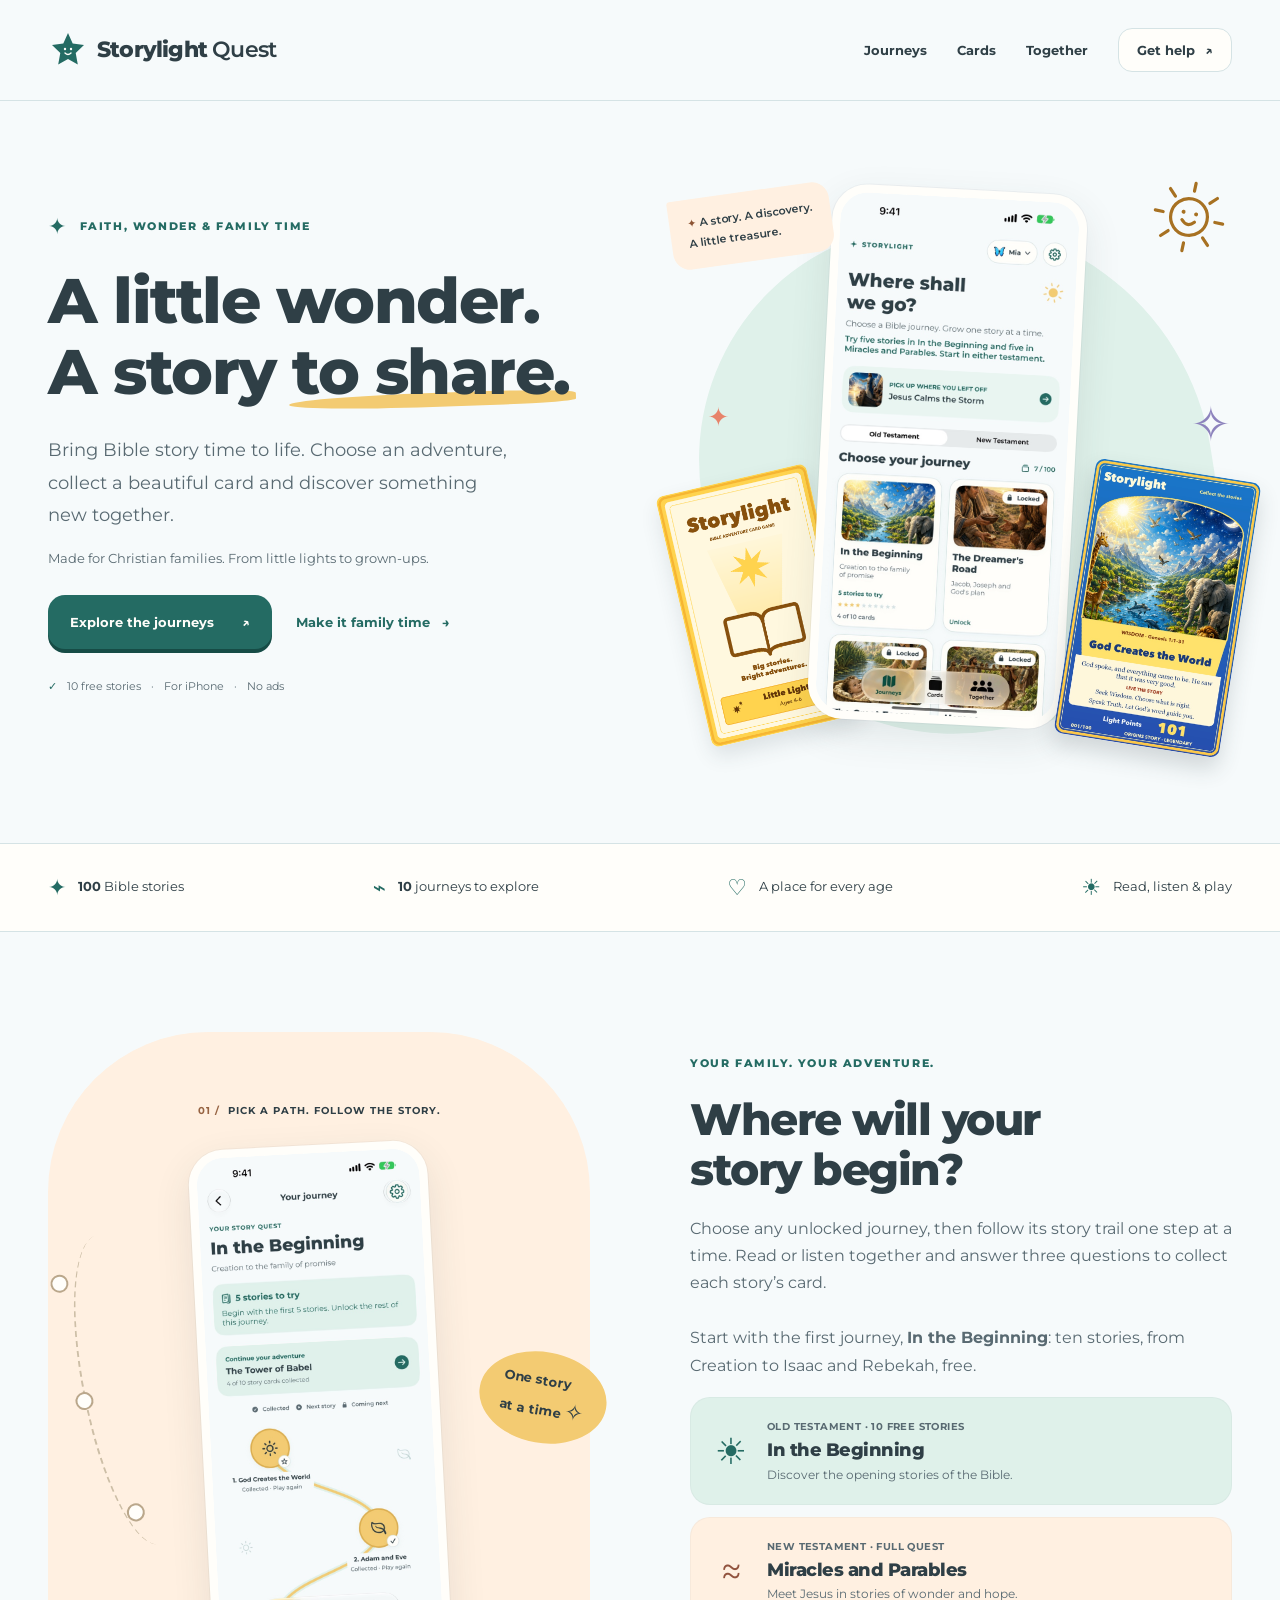
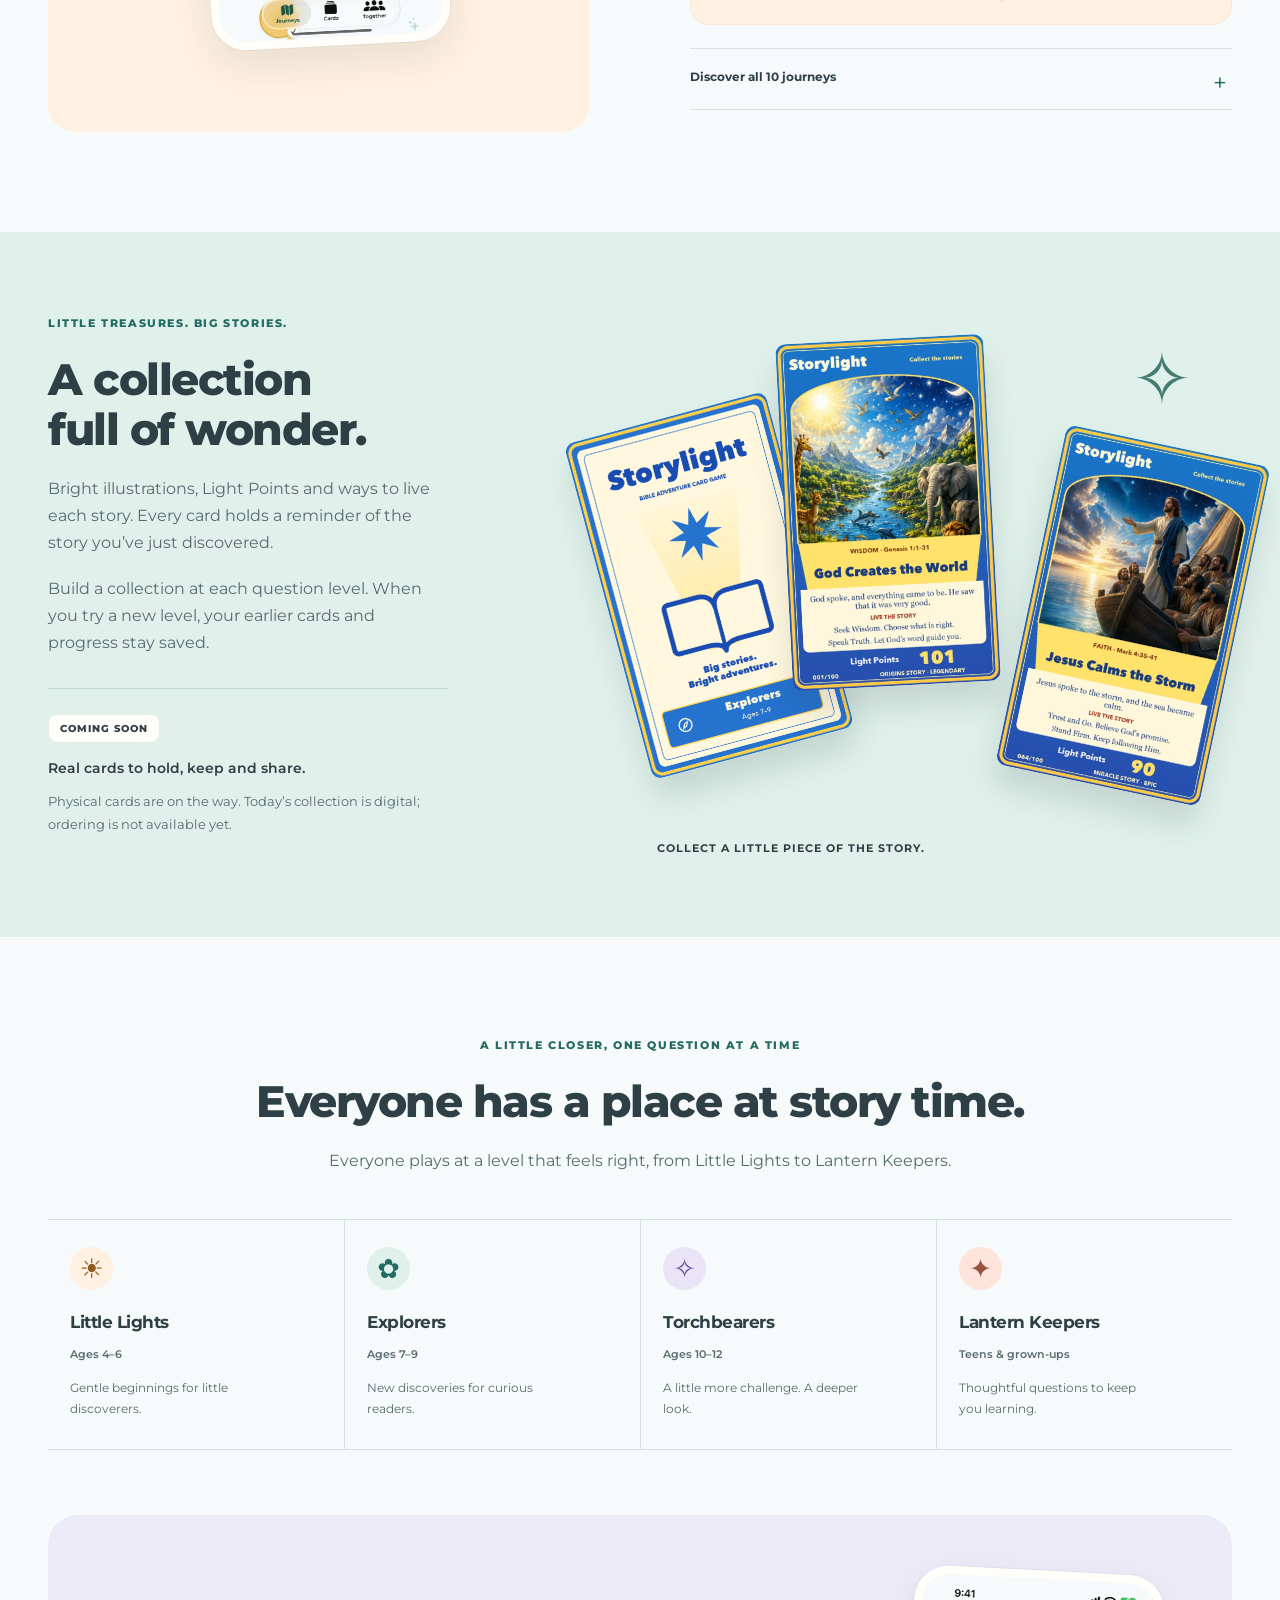
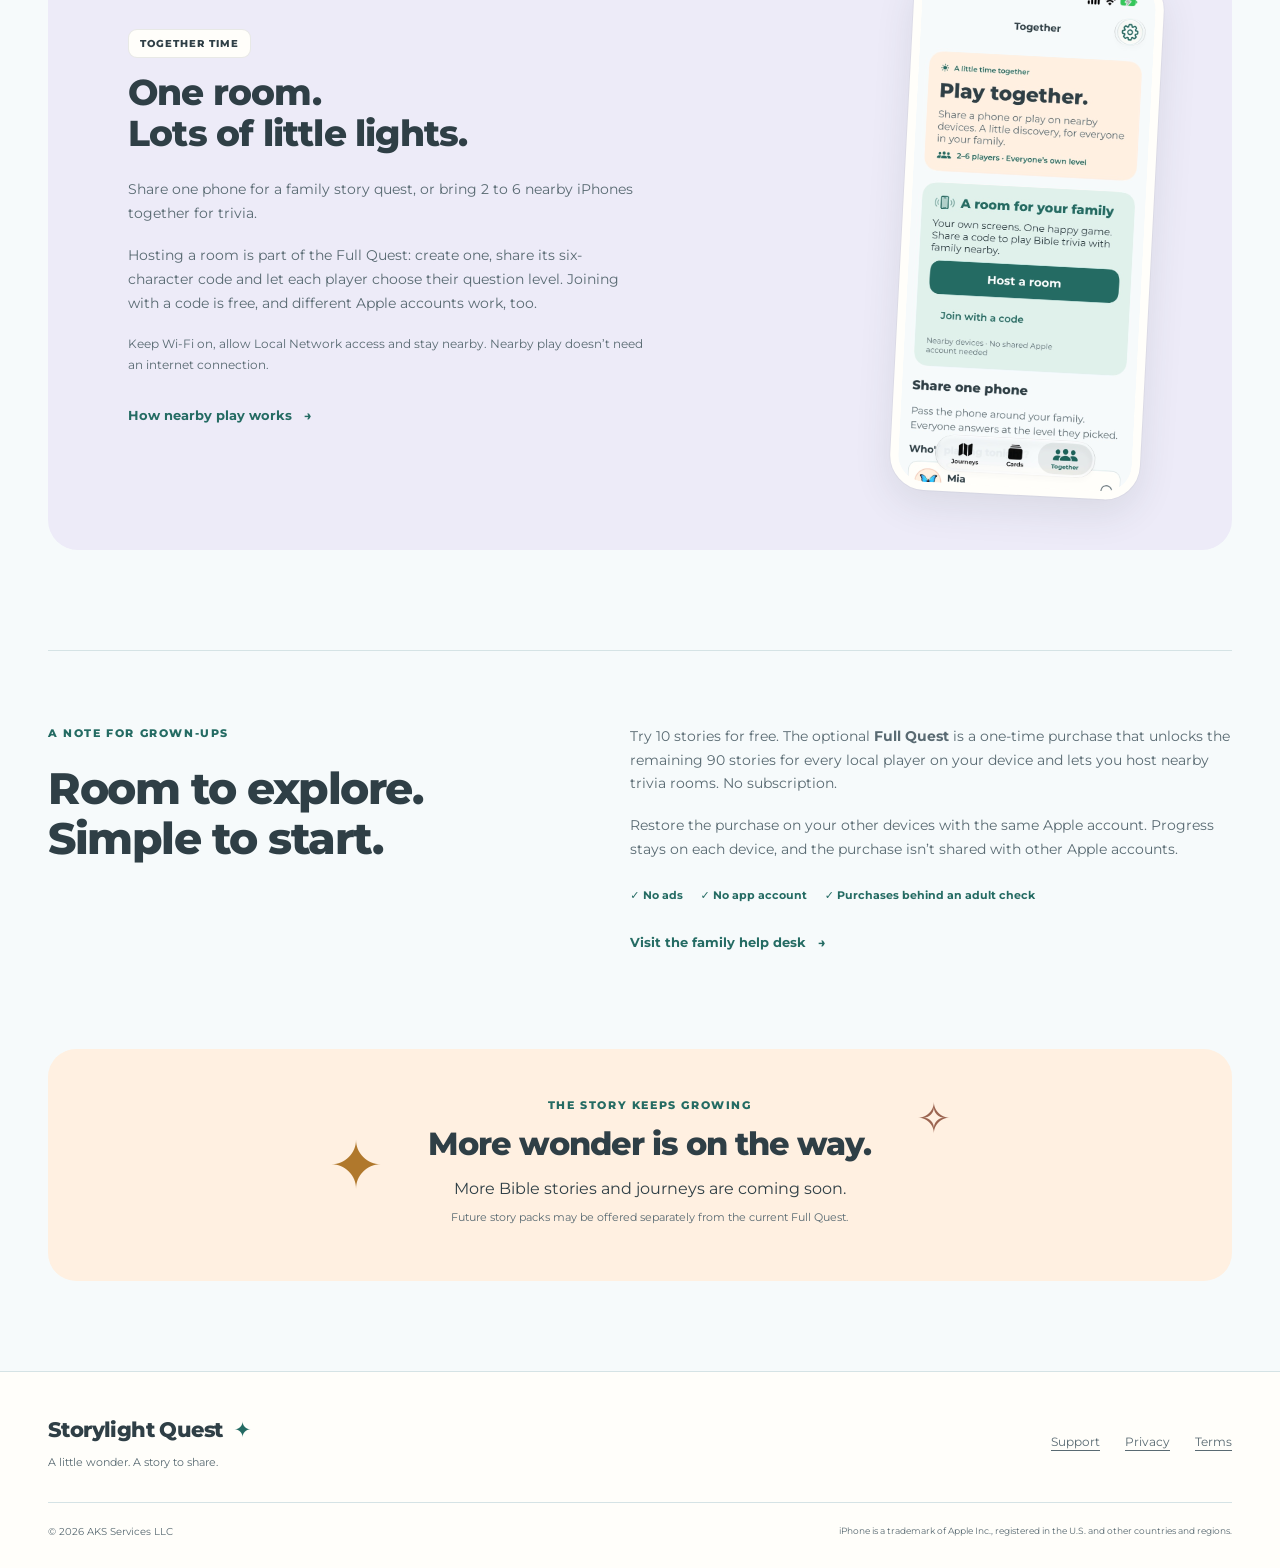
<file: index.html>
<!doctype html>
<html lang="en">
  <head>
    <meta charset="utf-8" />
    <meta name="viewport" content="width=device-width, initial-scale=1" />
    <title>Storylight Quest · Bible stories for the whole family</title>
    <meta
      name="description"
      content="A little wonder. A story to share. Explore Bible journeys, collect illustrated story cards and play nearby family trivia on iPhone. Start with 10 free stories."
    />
    <meta name="theme-color" content="#F6FAFB" />
    <meta property="og:title" content="Storylight Quest · A story to share" />
    <meta
      property="og:description"
      content="Bible stories, collectible cards and family time. The first journey is free: ten stories from Creation to Isaac and Rebekah, on iPhone."
    />
    <meta property="og:type" content="website" />
    <meta property="og:url" content="https://storylightquest.com/" />
    <meta
      property="og:image"
      content="https://storylightquest.com/assets/images/app-icon.png"
    />
    <link rel="canonical" href="https://storylightquest.com/" />
    <link rel="icon" href="assets/images/app-icon.png" type="image/png" />
    <link
      rel="preload"
      href="assets/fonts/Montserrat-ExtraBold.ttf"
      as="font"
      type="font/ttf"
      crossorigin
    />
    <link rel="stylesheet" href="styles.css" />
  </head>
  <body class="home">
    <a class="skip-link" href="#main">Skip to content</a>
    <header class="site">
      <div class="wrap">
        <a class="brand" href="./" aria-label="Storylight Quest home"
          ><svg viewBox="0 0 40 40" aria-hidden="true">
            <path
              fill="currentColor"
              d="m20 3 4.7 10.5L36 15l-8.3 8 2.1 11.4L20 29l-9.8 5.4L12.3 23 4 15l11.3-1.5z"
            />
            <circle cx="17" cy="19" r="1.2" fill="#FFFEFA" />
            <circle cx="23" cy="19" r="1.2" fill="#FFFEFA" />
            <path
              d="M17 23q3 3 6 0"
              fill="none"
              stroke="#FFFEFA"
              stroke-width="1.4"
              stroke-linecap="round"
            /></svg
          ><span>Storylight <span class="brand-quest">Quest</span></span></a
        >
        <nav class="site" aria-label="Site">
          <a href="#journeys">Journeys</a><a href="#cards">Cards</a
          ><a href="#together">Together</a
          ><a class="nav-help" href="support.html"
            >Get help <span aria-hidden="true">↗</span></a
          >
        </nav>
      </div>
    </header>
    <main id="main">
      <section class="hero wrap" aria-labelledby="hero-title">
        <div class="hero-copy">
          <p class="eyebrow">
            <span class="little-star" aria-hidden="true">✦</span> Faith, wonder
            &amp; family time
          </p>
          <h1 id="hero-title">
            A little wonder.<br />A story
            <span class="underline">to share.</span>
          </h1>
          <p class="lede">
            Bring Bible story time to life. Choose an adventure, collect a
            beautiful card and discover something new together.
          </p>
          <p class="hero-for">
            Made for Christian families. From little lights to grown-ups.
          </p>
          <div class="links">
            <a class="button primary" href="#journeys"
              >Explore the journeys <span aria-hidden="true">↗</span></a
            ><a class="text-link" href="#together"
              >Make it family time <span aria-hidden="true">→</span></a
            >
          </div>
          <p class="hero-note">
            <span class="check" aria-hidden="true">✓</span> 10 free stories
            <span aria-hidden="true">·</span> For iPhone
            <span aria-hidden="true">·</span> No ads
          </p>
        </div>
        <div class="hero-scene">
          <div class="scene-orbit" aria-hidden="true"></div>
          <svg class="sun-doodle" viewBox="0 0 100 100" aria-hidden="true">
            <g
              fill="none"
              stroke="currentColor"
              stroke-width="4"
              stroke-linecap="round"
            >
              <circle cx="50" cy="50" r="23" />
              <path
                d="M50 7v10m0 66v10M7 50h10m66 0h10M20 20l8 8m44 44 8 8M20 80l8-8m44-44 8-8"
              />
              <path d="M42 55q8 9 16 0" />
            </g>
            <circle cx="42" cy="45" r="2.5" fill="currentColor" />
            <circle cx="58" cy="45" r="2.5" fill="currentColor" />
          </svg>
          <span class="scene-star star-one" aria-hidden="true">✧</span
          ><span class="scene-star star-two" aria-hidden="true">✦</span>
          <div class="hero-phone phone-frame">
            <img
              src="assets/images/journeys-phone.jpg"
              width="660"
              height="1434"
              alt="Storylight Journeys screen with a mint story trail and a choice of Old Testament journeys"
              fetchpriority="high"
            />
          </div>
          <img
            class="hero-card-back"
            src="assets/images/card-back-little-lights.png"
            width="600"
            height="1000"
            alt=""
            aria-hidden="true"
          />
          <img
            class="hero-card"
            src="assets/images/creation-card-radiant.jpg"
            width="600"
            height="1000"
            alt="God Creates the World collectible card with its illustrated creation scene and 101 Light Points"
          />
          <p class="scene-note">
            <span aria-hidden="true">✦</span> A story. A discovery.<br />A
            little treasure.
          </p>
        </div>
      </section>
      <div class="promise-strip">
        <div class="wrap promises">
          <p>
            <span aria-hidden="true">✦</span> <strong>100</strong> Bible stories
          </p>
          <p>
            <span aria-hidden="true">⌁</span> <strong>10</strong> journeys to
            explore
          </p>
          <p><span aria-hidden="true">♡</span> A place for every age</p>
          <p><span aria-hidden="true">☀</span> Read, listen &amp; play</p>
        </div>
      </div>
      <section
        class="section wrap journeys-section"
        id="journeys"
        aria-labelledby="journey-title"
      >
        <div class="journey-preview">
          <div class="preview-label">
            <span aria-hidden="true">01 /</span> Pick a path. Follow the story.
          </div>
          <div class="trail-decor" aria-hidden="true">
            <i></i><i></i><i></i>
          </div>
          <div class="quest-phone phone-frame">
            <img
              src="assets/images/story-quest-phone.jpg"
              width="660"
              height="1434"
              alt="In the Beginning journey in the app, with individual stories laid out along an interactive quest trail"
              loading="lazy"
            />
          </div>
          <span class="preview-sticker"
            >One story<br />at a time <span aria-hidden="true">✧</span></span
          >
        </div>
        <div class="section-copy">
          <p class="eyebrow">Your family. Your adventure.</p>
          <h2 id="journey-title">Where will your<br />story begin?</h2>
          <p>
            Choose any unlocked journey, then follow its story trail one step at
            a time. Read or listen together and answer three questions to
            collect each story’s card.
          </p>
          <p class="sampler-intro">
            Start with the first journey, <strong>In the Beginning</strong>:
            ten stories, from Creation to Isaac and Rebekah, free.
          </p>
          <div class="sampler mint">
            <span class="sampler-symbol" aria-hidden="true">☀</span>
            <div>
              <span class="small-label">Old Testament · 10 free stories</span>
              <h3>In the Beginning</h3>
              <p>Discover the opening stories of the Bible.</p>
            </div>
          </div>
          <div class="sampler peach">
            <span class="sampler-symbol" aria-hidden="true">≈</span>
            <div>
              <span class="small-label">New Testament · Full Quest</span>
              <h3>Miracles and Parables</h3>
              <p>Meet Jesus in stories of wonder and hope.</p>
            </div>
          </div>
          <details class="all-journeys">
            <summary>Discover all 10 journeys</summary>
            <ol class="journey-list">
              <li>In the Beginning</li>
              <li>The Dreamer’s Road</li>
              <li>The Great Escape</li>
              <li>Heroes and Helpers</li>
              <li>Crowns and Courage</li>
              <li>A Savior Is Born</li>
              <li>Miracles and Parables</li>
              <li>The Greatest Victory</li>
              <li>The Church Is Born</li>
              <li>Letters of Light</li>
            </ol>
            <p class="note">
              The first journey is free, all ten stories. The Full Quest is a
              one-time purchase that unlocks the other nine journeys, stories 11
              to 100, for every player on your phone.
            </p>
          </details>
        </div>
      </section>
      <section class="cards-section" id="cards" aria-labelledby="cards-title">
        <div class="wrap cards-layout">
          <div class="section-copy">
            <p class="eyebrow">Little treasures. Big stories.</p>
            <h2 id="cards-title">A collection<br />full of wonder.</h2>
            <p>
              Bright illustrations, Light Points and ways to live each story.
              Every card holds a reminder of the story you’ve just discovered.
            </p>
            <p>
              Build a collection at each question level. When you try a new
              level, your earlier cards and progress stay saved.
            </p>
            <div class="coming-note">
              <span class="tag">Coming soon</span>
              <p>
                Real cards to hold, keep and share.<br /><span class="note"
                  >Physical cards are on the way. Today’s collection is digital;
                  ordering is not available yet.</span
                >
              </p>
            </div>
          </div>
          <div class="card-fan">
            <span class="fan-star" aria-hidden="true">✧</span
            ><img
              class="fan-back"
              src="assets/images/card-back-explorers.png"
              width="600"
              height="1000"
              alt="The blue Explorers card back for ages 7–9, with a star shining over an open book"
              loading="lazy"
            /><img
              class="fan-creation"
              src="assets/images/creation-card-radiant.jpg"
              width="600"
              height="1000"
              alt="God Creates the World card in its blue and gold frame, with a Genesis reference and ways to live the story"
              loading="lazy"
            /><img
              class="fan-storm"
              src="assets/images/storm-card-radiant.jpg"
              width="600"
              height="1000"
              alt="Jesus Calms the Storm card, with Jesus standing in the disciples’ boat at sunset"
              loading="lazy"
            /><span class="card-caption"
              >Collect a little piece of the story.</span
            >
          </div>
        </div>
      </section>
      <section
        class="section wrap together-section"
        id="together"
        aria-labelledby="together-title"
      >
        <div class="section-heading">
          <p class="eyebrow">A little closer, one question at a time</p>
          <h2 id="together-title">Everyone has a place at story time.</h2>
          <p>
            Everyone plays at a level that feels right, from Little Lights to
            Lantern Keepers.
          </p>
        </div>
        <ul class="levels">
          <li>
            <span class="level-symbol" aria-hidden="true">☀</span
            ><strong>Little Lights</strong><span class="ages">Ages 4–6</span>
            <p>Gentle beginnings for little discoverers.</p>
          </li>
          <li>
            <span class="level-symbol" aria-hidden="true">✿</span
            ><strong>Explorers</strong><span class="ages">Ages 7–9</span>
            <p>New discoveries for curious readers.</p>
          </li>
          <li>
            <span class="level-symbol" aria-hidden="true">✧</span
            ><strong>Torchbearers</strong><span class="ages">Ages 10–12</span>
            <p>A little more challenge. A deeper look.</p>
          </li>
          <li>
            <span class="level-symbol" aria-hidden="true">✦</span
            ><strong>Lantern Keepers</strong
            ><span class="ages">Teens &amp; grown-ups</span>
            <p>Thoughtful questions to keep you learning.</p>
          </li>
        </ul>
        <div class="family-panel">
          <div class="family-copy">
            <span class="tag">Together time</span>
            <h3>One room.<br />Lots of little lights.</h3>
            <p>
              Share one phone for a family story quest, or bring 2 to 6 nearby
              iPhones together for trivia.
            </p>
            <p>
              Hosting a room is part of the Full Quest: create one, share its
              six-character code and let each player choose their question
              level. Joining with a code is free, and different Apple accounts
              work, too.
            </p>
            <p class="note">
              Keep Wi-Fi on, allow Local Network access and stay nearby. Nearby
              play doesn’t need an internet connection.
            </p>
            <a class="text-link" href="support.html#nearby-play"
              >How nearby play works <span aria-hidden="true">→</span></a
            >
          </div>
          <div class="phone-frame family-phone">
            <img
              src="assets/images/together-phone.jpg"
              width="660"
              height="1435"
              alt="The Together tab on iPhone with Host a room, Join with a code and Share one phone options"
              loading="lazy"
            />
          </div>
        </div>
      </section>
      <section
        class="section wrap grownups-section"
        aria-labelledby="grownups-title"
      >
        <div>
          <p class="eyebrow">A note for grown-ups</p>
          <h2 id="grownups-title">Room to explore.<br />Simple to start.</h2>
        </div>
        <div class="grownups-copy">
          <p>
            Try 10 stories for free. The optional <strong>Full Quest</strong> is
            a one-time purchase that unlocks the remaining 90 stories for every
            local player on your device and lets you host nearby trivia rooms.
            No subscription.
          </p>
          <p>
            Restore the purchase on your other devices with the same Apple
            account. Progress stays on each device, and the purchase isn’t
            shared with other Apple accounts.
          </p>
          <div class="trust-notes">
            <span>✓ No ads</span><span>✓ No app account</span
            ><span>✓ Purchases behind an adult check</span>
          </div>
          <a class="text-link" href="support.html"
            >Visit the family help desk <span aria-hidden="true">→</span></a
          >
        </div>
      </section>
      <section class="more-stories wrap" aria-labelledby="more-title">
        <span class="more-spark" aria-hidden="true">✦</span>
        <div>
          <p class="eyebrow">The story keeps growing</p>
          <h2 id="more-title">More wonder is on the way.</h2>
          <p>More Bible stories and journeys are coming soon.</p>
          <p class="note">
            Future story packs may be offered separately from the current Full
            Quest.
          </p>
        </div>
        <span class="more-spark small-spark" aria-hidden="true">✧</span>
      </section>
    </main>
    <footer class="site">
      <div class="wrap footer-row">
        <div>
          <a class="footer-brand" href="./"
            >Storylight Quest <span aria-hidden="true">✦</span></a
          >
          <p>A little wonder. A story to share.</p>
        </div>
        <nav aria-label="Footer">
          <a href="support.html">Support</a><a href="privacy.html">Privacy</a
          ><a href="terms.html">Terms</a>
        </nav>
      </div>
      <div class="wrap footer-bottom">
        <span>© 2026 AKS Services LLC</span>
        <p class="legal">
          iPhone is a trademark of Apple Inc., registered in the U.S. and other
          countries and regions.
        </p>
      </div>
    </footer>
  </body>
</html>
</file>
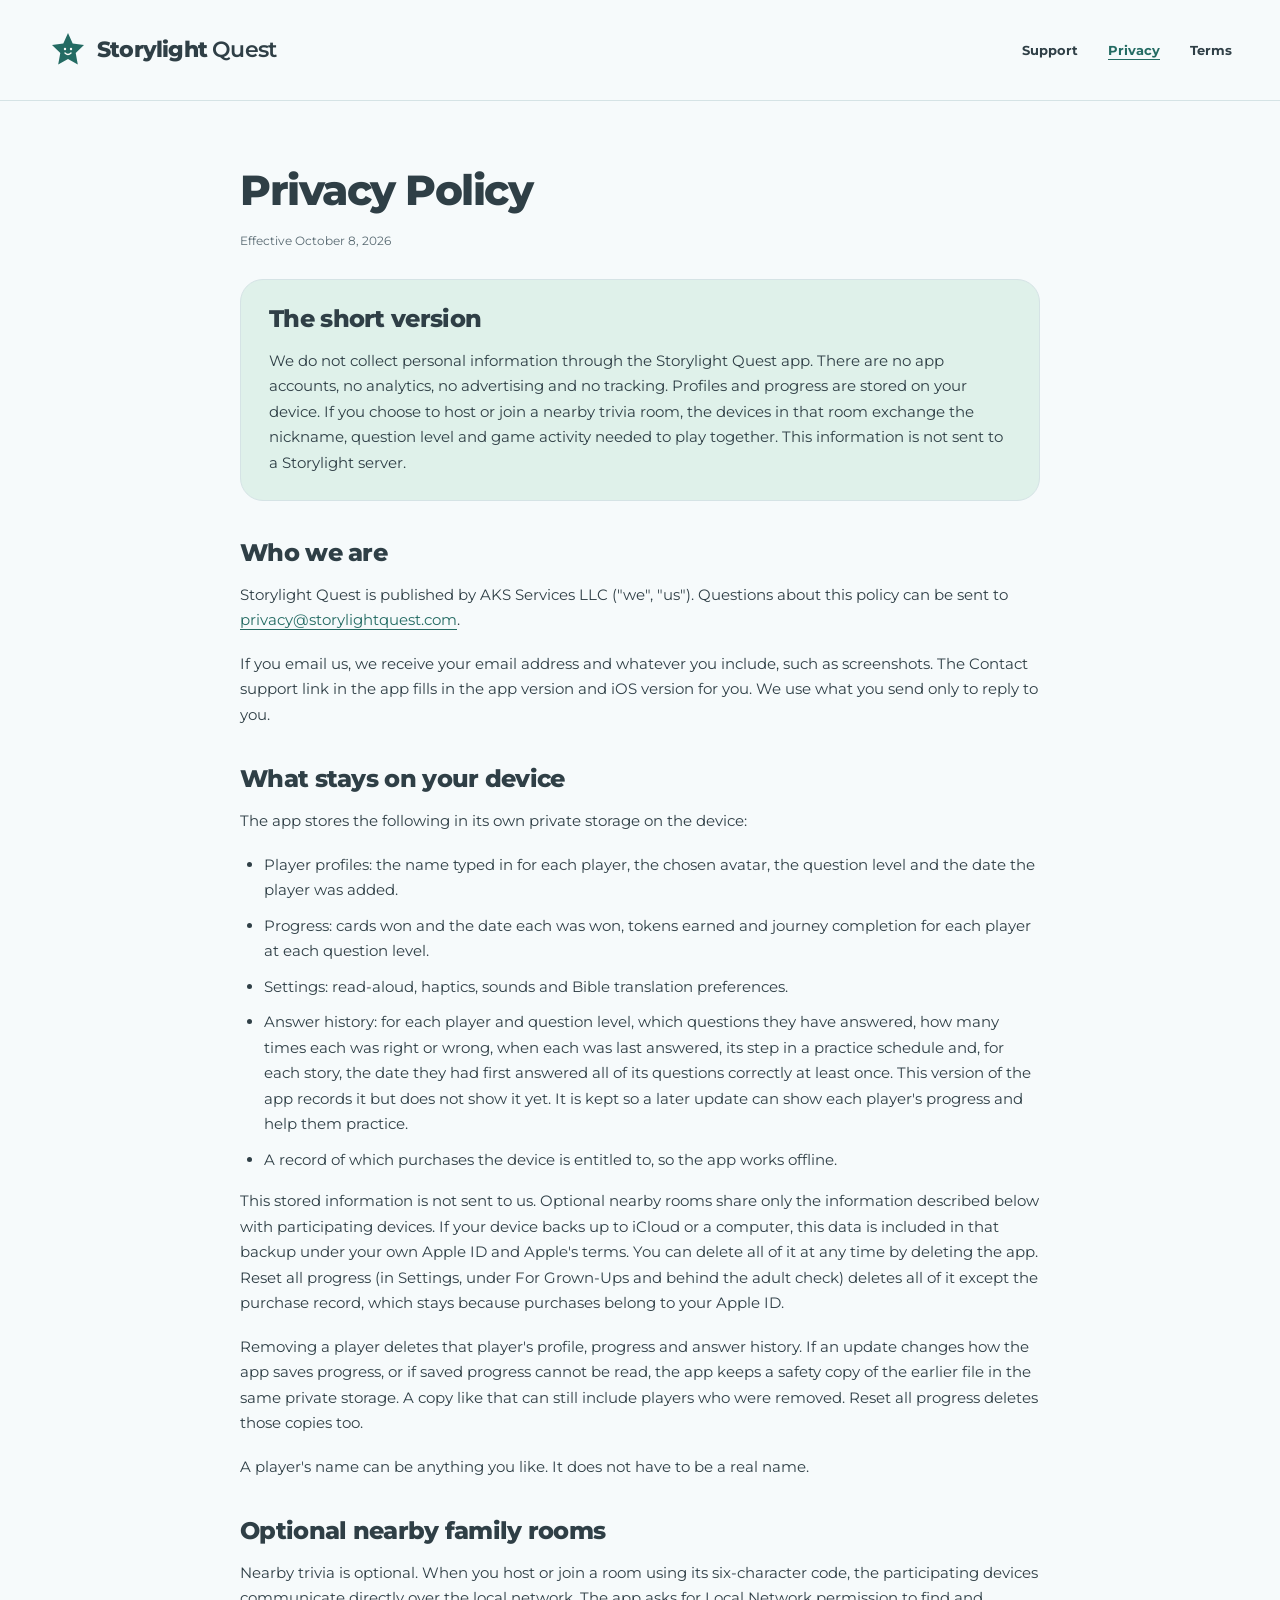
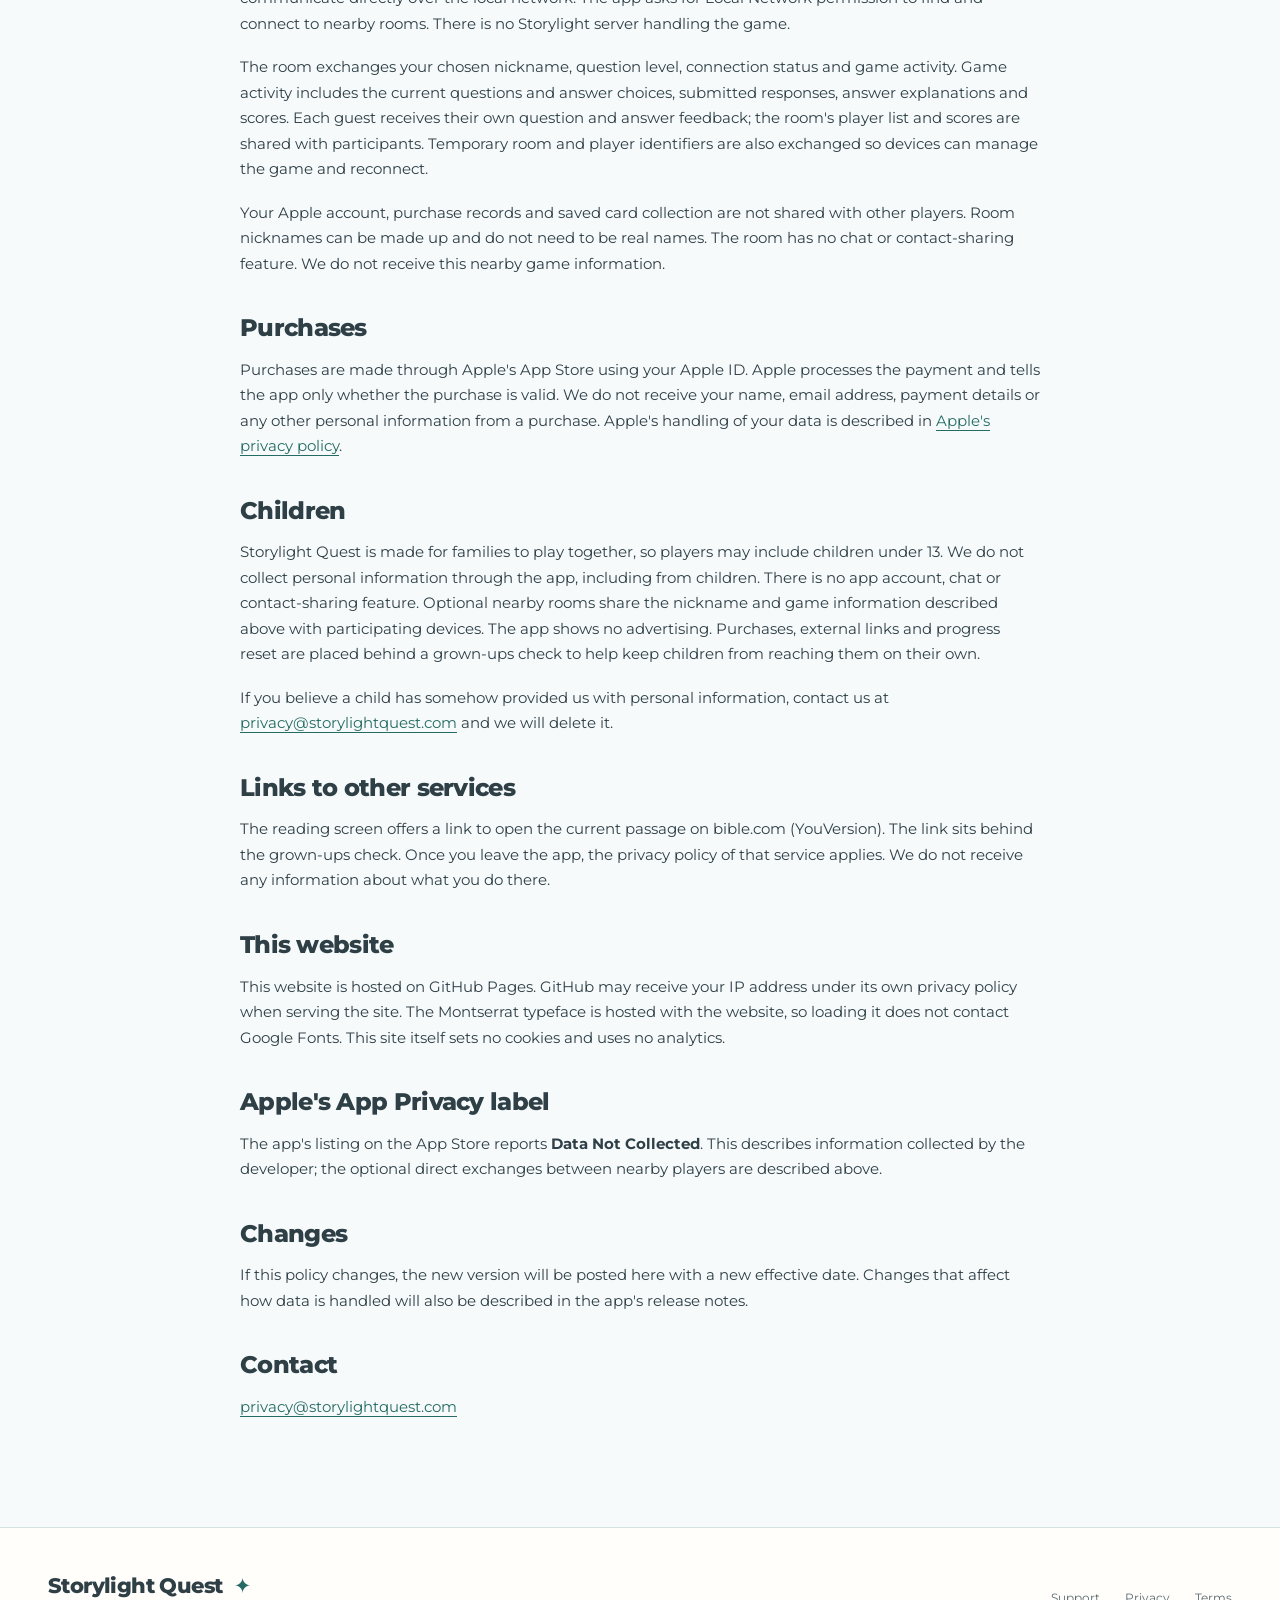
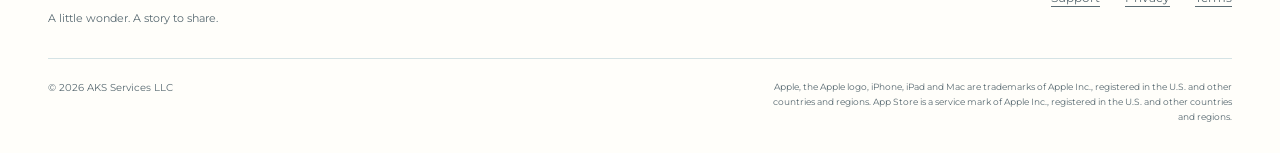
<file: privacy.html>
<!doctype html>
<html lang="en">
  <head>
    <meta charset="utf-8" />
    <meta name="viewport" content="width=device-width, initial-scale=1" />
    <title>Privacy Policy · Storylight Quest</title>
    <meta
      name="description"
      content="How Storylight Quest handles local progress, optional nearby family games, purchases and information you send to support."
    />
    <meta name="theme-color" content="#F6FAFB" />
    <link rel="icon" href="assets/images/app-icon.png" type="image/png" />
    <link rel="canonical" href="https://storylightquest.com/privacy.html" />
    <link rel="stylesheet" href="styles.css" />
  </head>
  <body>
    <a class="skip-link" href="#main">Skip to content</a>
    <header class="site">
      <div class="wrap">
        <a class="brand" href="./" aria-label="Storylight Quest home"
          ><svg viewBox="0 0 40 40" aria-hidden="true">
            <path
              fill="currentColor"
              d="m20 3 4.7 10.5L36 15l-8.3 8 2.1 11.4L20 29l-9.8 5.4L12.3 23 4 15l11.3-1.5z"
            />
            <circle cx="17" cy="19" r="1.2" fill="#FFFEFA" />
            <circle cx="23" cy="19" r="1.2" fill="#FFFEFA" />
            <path
              d="M17 23q3 3 6 0"
              fill="none"
              stroke="#FFFEFA"
              stroke-width="1.4"
              stroke-linecap="round"
            /></svg
          ><span>Storylight <span class="brand-quest">Quest</span></span></a
        >
        <nav class="site" aria-label="Site">
          <a href="support.html">Support</a>
          <a href="privacy.html" aria-current="page">Privacy</a>
          <a href="terms.html">Terms</a>
        </nav>
      </div>
    </header>

    <main class="wrap document" id="main">
      <h1>Privacy Policy</h1>
      <p class="meta">Effective October 8, 2026</p>

      <div class="card">
        <h2>The short version</h2>
        <p>
          We do not collect personal information through the Storylight Quest
          app. There are no app accounts, no analytics, no advertising and no
          tracking. Profiles and progress are stored on your device. If you
          choose to host or join a nearby trivia room, the devices in that room
          exchange the nickname, question level and game activity needed to play
          together. This information is not sent to a Storylight server.
        </p>
      </div>

      <h2>Who we are</h2>
      <p>
        Storylight Quest is published by AKS Services LLC ("we", "us").
        Questions about this policy can be sent to
        <a href="mailto:privacy@storylightquest.com"
          >privacy@storylightquest.com</a
        >.
      </p>
      <p>
        If you email us, we receive your email address and whatever you include,
        such as screenshots. The Contact support link in the app fills in the
        app version and iOS version for you. We use what you send only to reply
        to you.
      </p>

      <h2>What stays on your device</h2>
      <p>
        The app stores the following in its own private storage on the device:
      </p>
      <ul>
        <li>
          Player profiles: the name typed in for each player, the chosen avatar,
          the question level and the date the player was added.
        </li>
        <li>
          Progress: cards won and the date each was won, tokens earned and
          journey completion for each player at each question level.
        </li>
        <li>
          Settings: read-aloud, haptics, sounds and Bible translation
          preferences.
        </li>
        <li>
          Answer history: for each player and question level, which questions
          they have answered, how many times each was right or wrong, when each
          was last answered, its step in a practice schedule and, for each
          story, the date they had first answered all of its questions correctly
          at least once. This version of the app records it but does not show it
          yet. It is kept so a later update can show each player's progress and
          help them practice.
        </li>
        <li>
          A record of which purchases the device is entitled to, so the app
          works offline.
        </li>
      </ul>
      <p>
        This stored information is not sent to us. Optional nearby rooms share
        only the information described below with participating devices. If your
        device backs up to iCloud or a computer, this data is included in that
        backup under your own Apple ID and Apple's terms. You can delete all of
        it at any time by deleting the app. Reset all progress (in Settings,
        under For Grown-Ups and behind the adult check) deletes all of it except
        the purchase record, which stays because purchases belong to your Apple
        ID.
      </p>
      <p>
        Removing a player deletes that player's profile, progress and answer
        history. If an update changes how the app saves progress, or if saved
        progress cannot be read, the app keeps a safety copy of the earlier file
        in the same private storage. A copy like that can still include players
        who were removed. Reset all progress deletes those copies too.
      </p>
      <p>
        A player's name can be anything you like. It does not have to be a real
        name.
      </p>

      <h2>Optional nearby family rooms</h2>
      <p>
        Nearby trivia is optional. When you host or join a room using its
        six-character code, the participating devices communicate directly over
        the local network. The app asks for Local Network permission to find and
        connect to nearby rooms. There is no Storylight server handling the
        game.
      </p>
      <p>
        The room exchanges your chosen nickname, question level, connection
        status and game activity. Game activity includes the current questions
        and answer choices, submitted responses, answer explanations and scores.
        Each guest receives their own question and answer feedback; the room's
        player list and scores are shared with participants. Temporary room and
        player identifiers are also exchanged so devices can manage the game and
        reconnect.
      </p>
      <p>
        Your Apple account, purchase records and saved card collection are not
        shared with other players. Room nicknames can be made up and do not need
        to be real names. The room has no chat or contact-sharing feature. We do
        not receive this nearby game information.
      </p>

      <h2>Purchases</h2>
      <p>
        Purchases are made through Apple's App Store using your Apple ID. Apple
        processes the payment and tells the app only whether the purchase is
        valid. We do not receive your name, email address, payment details or
        any other personal information from a purchase. Apple's handling of your
        data is described in
        <a href="https://www.apple.com/legal/privacy/" rel="noopener"
          >Apple's privacy policy</a
        >.
      </p>

      <h2>Children</h2>
      <p>
        Storylight Quest is made for families to play together, so players may
        include children under 13. We do not collect personal information
        through the app, including from children. There is no app account, chat
        or contact-sharing feature. Optional nearby rooms share the nickname and
        game information described above with participating devices. The app
        shows no advertising. Purchases, external links and progress reset are
        placed behind a grown-ups check to help keep children from reaching them
        on their own.
      </p>
      <p>
        If you believe a child has somehow provided us with personal
        information, contact us at
        <a href="mailto:privacy@storylightquest.com"
          >privacy@storylightquest.com</a
        >
        and we will delete it.
      </p>

      <h2>Links to other services</h2>
      <p>
        The reading screen offers a link to open the current passage on
        bible.com (YouVersion). The link sits behind the grown-ups check. Once
        you leave the app, the privacy policy of that service applies. We do not
        receive any information about what you do there.
      </p>

      <h2>This website</h2>
      <p>
        This website is hosted on GitHub Pages. GitHub may receive your IP
        address under its own privacy policy when serving the site. The
        Montserrat typeface is hosted with the website, so loading it does not
        contact Google Fonts. This site itself sets no cookies and uses no
        analytics.
      </p>

      <h2>Apple's App Privacy label</h2>
      <p>
        The app's listing on the App Store reports
        <strong>Data Not Collected</strong>. This describes information
        collected by the developer; the optional direct exchanges between nearby
        players are described above.
      </p>

      <h2>Changes</h2>
      <p>
        If this policy changes, the new version will be posted here with a new
        effective date. Changes that affect how data is handled will also be
        described in the app's release notes.
      </p>

      <h2>Contact</h2>
      <p>
        <a href="mailto:privacy@storylightquest.com"
          >privacy@storylightquest.com</a
        >
      </p>
    </main>

    <footer class="site">
      <div class="wrap footer-row">
        <div>
          <a class="footer-brand" href="./"
            >Storylight Quest <span aria-hidden="true">✦</span></a
          >
          <p>A little wonder. A story to share.</p>
        </div>
        <nav aria-label="Footer">
          <a href="support.html">Support</a><a href="privacy.html">Privacy</a
          ><a href="terms.html">Terms</a>
        </nav>
      </div>
      <div class="wrap footer-bottom">
        <span>© 2026 AKS Services LLC</span>
        <p class="legal">
          Apple, the Apple logo, iPhone, iPad and Mac are trademarks of
          Apple Inc., registered in the U.S. and other countries and regions.
          App Store is a service mark of Apple Inc., registered in the U.S. and
          other countries and regions.
        </p>
      </div>
    </footer>
  </body>
</html>
</file>
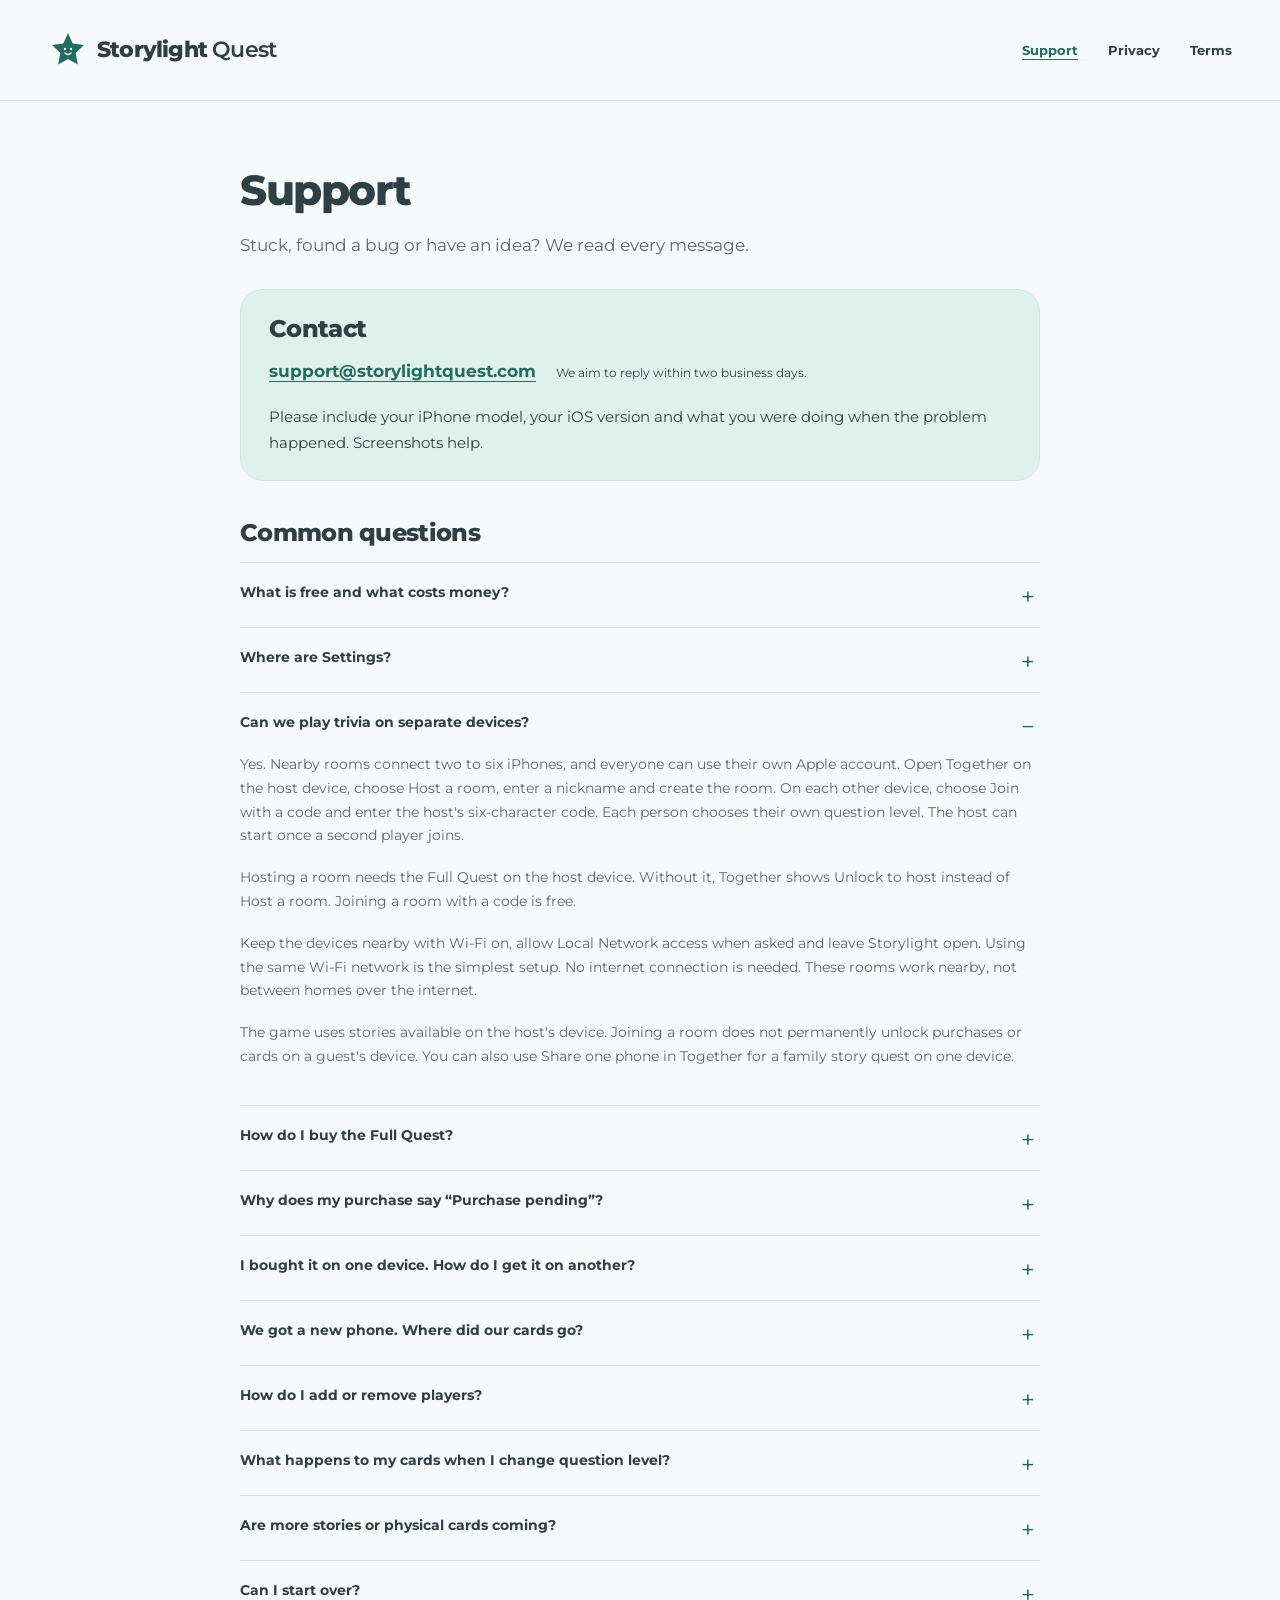
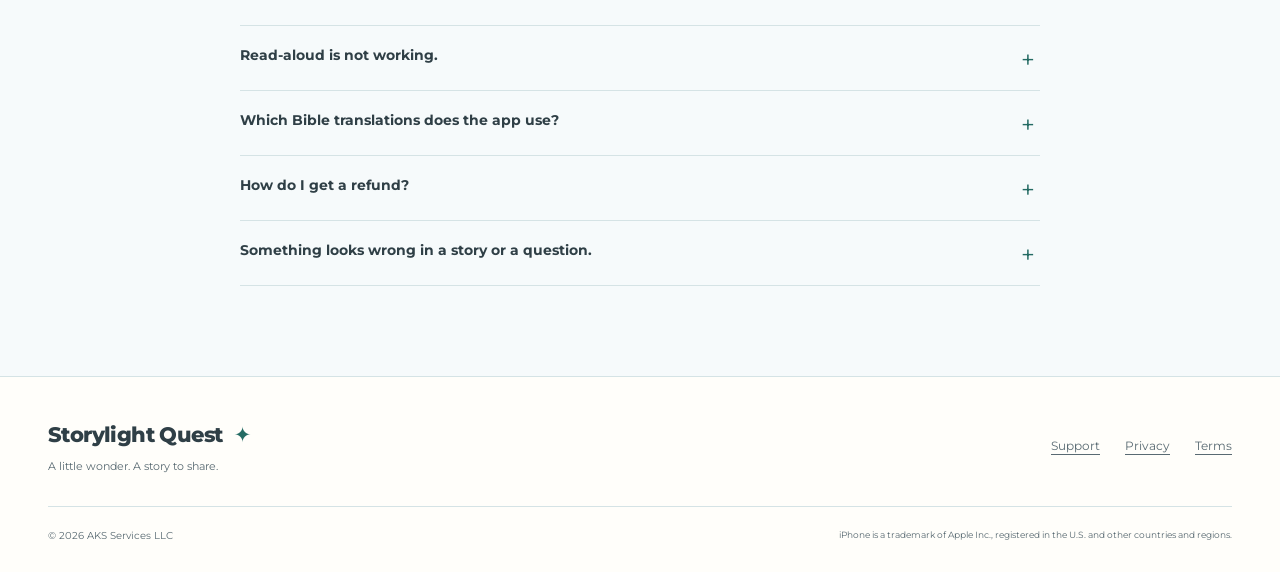
<file: support.html>
<!doctype html>
<html lang="en">
  <head>
    <meta charset="utf-8" />
    <meta name="viewport" content="width=device-width, initial-scale=1" />
    <title>Support · Storylight Quest</title>
    <meta
      name="description"
      content="Help with Storylight Quest: free stories, nearby family trivia, purchases, saved collections and how to reach us."
    />
    <meta name="theme-color" content="#F6FAFB" />
    <link rel="icon" href="assets/images/app-icon.png" type="image/png" />
    <link rel="canonical" href="https://storylightquest.com/support.html" />
    <link rel="stylesheet" href="styles.css" />
  </head>
  <body>
    <a class="skip-link" href="#main">Skip to content</a>
    <header class="site">
      <div class="wrap">
        <a class="brand" href="./" aria-label="Storylight Quest home"
          ><svg viewBox="0 0 40 40" aria-hidden="true">
            <path
              fill="currentColor"
              d="m20 3 4.7 10.5L36 15l-8.3 8 2.1 11.4L20 29l-9.8 5.4L12.3 23 4 15l11.3-1.5z"
            />
            <circle cx="17" cy="19" r="1.2" fill="#FFFEFA" />
            <circle cx="23" cy="19" r="1.2" fill="#FFFEFA" />
            <path
              d="M17 23q3 3 6 0"
              fill="none"
              stroke="#FFFEFA"
              stroke-width="1.4"
              stroke-linecap="round"
            /></svg
          ><span>Storylight <span class="brand-quest">Quest</span></span></a
        >
        <nav class="site" aria-label="Site">
          <a href="support.html" aria-current="page">Support</a>
          <a href="privacy.html">Privacy</a>
          <a href="terms.html">Terms</a>
        </nav>
      </div>
    </header>

    <main class="wrap document" id="main">
      <h1>Support</h1>
      <p class="lede">
        Stuck, found a bug or have an idea? We read every message.
      </p>

      <div class="card">
        <h2>Contact</h2>
        <p class="contact">
          <strong
            ><a href="mailto:support@storylightquest.com"
              >support@<wbr />storylightquest.com</a
            ></strong
          >
          <span>We aim to reply within two business days.</span>
        </p>
        <p>
          Please include your iPhone model, your iOS version and what you were
          doing when the problem happened. Screenshots help.
        </p>
      </div>

      <h2>Common questions</h2>

      <details>
        <summary>What is free and what costs money?</summary>
        <p>
          Start with ten free stories: the first journey, In the Beginning,
          from Creation to Isaac and Rebekah. The Full Quest is a single
          one-time purchase that unlocks the other ninety stories, the
          remaining nine journeys, for every player on your phone. It is not a
          subscription. Every player on your device gets it, but it is not
          shared with other members of a Family Sharing group.
          The Full Quest also lets you host a nearby trivia room. Joining a
          room with a code is free.
        </p>
      </details>

      <details>
        <summary>Where are Settings?</summary>
        <p>
          Tap the gear icon at the top right of Journeys, Cards or Together.
          Settings includes player profiles, read-aloud preferences and the For
          Grown-Ups section.
        </p>
      </details>

      <details id="nearby-play" open>
        <summary>Can we play trivia on separate devices?</summary>
        <p>
          Yes. Nearby rooms connect two to six iPhones, and everyone
          can use their own Apple account. Open Together on the host device,
          choose Host a room, enter a nickname and create the room. On each
          other device, choose Join with a code and enter the host's
          six-character code. Each person chooses their own question level. The
          host can start once a second player joins.
        </p>
        <p>
          Hosting a room needs the Full Quest on the host device. Without it,
          Together shows Unlock to host instead of Host a room. Joining a room
          with a code is free.
        </p>
        <p>
          Keep the devices nearby with Wi-Fi on, allow Local Network access when
          asked and leave Storylight open. Using the same Wi-Fi network is the
          simplest setup. No internet connection is needed. These rooms work
          nearby, not between homes over the internet.
        </p>
        <p>
          The game uses stories available on the host's device. Joining a room
          does not permanently unlock purchases or cards on a guest's device.
          You can also use Share one phone in Together for a family story quest
          on one device.
        </p>
      </details>

      <details>
        <summary>How do I buy the Full Quest?</summary>
        <p>
          Open Settings, tap For Grown-Ups and complete the &ldquo;For
          adults&rdquo; check. If you're a minor, ask a parent or guardian to
          complete this step. The Full Quest is the first item. Payment goes
          through your Apple ID, and Apple's normal receipt and refund rules
          apply.
        </p>
      </details>

      <details>
        <summary>
          Why does my purchase say &ldquo;Purchase pending&rdquo;?
        </summary>
        <p>
          Your purchase needs approval or another action before it can finish.
          Follow any instructions from the App Store. If your family uses Ask to
          Buy, a parent or guardian must approve the request. The Full Quest
          unlocks automatically once the purchase completes, right away if the
          app is open or the next time it opens. Restore the purchase on another
          device using the Apple ID that bought it.
        </p>
      </details>

      <details>
        <summary>
          I bought it on one device. How do I get it on another?
        </summary>
        <p>
          Sign in with the same Apple ID that bought it, then open Settings, tap
          For Grown-Ups, complete the adult check and tap Restore purchases. It
          does not carry over to other members of a Family Sharing group.
          Progress does not sync between devices; only the purchase does.
        </p>
      </details>

      <details>
        <summary>We got a new phone. Where did our cards go?</summary>
        <p>
          Progress lives on the device and is included in your iCloud or
          computer backup. Restoring the new phone from that backup brings every
          player's cards back. If the new phone was set up fresh, the progress
          from the old one cannot be recovered. The purchase can always be
          restored.
        </p>
      </details>

      <details>
        <summary>How do I add or remove players?</summary>
        <p>
          Open Settings and look under Players. Tap Add a player to create a
          profile, or tap an existing player to edit their name, avatar or
          question level. To remove a player, swipe left on their row, tap
          Remove and complete the grown-ups check and confirmation. Removing a
          player deletes their saved cards and progress.
        </p>
      </details>

      <details>
        <summary>
          What happens to my cards when I change question level?
        </summary>
        <p>
          Each player has a separate card collection and progress for every
          question level. Switching levels keeps earlier cards and progress
          saved. Return to a level to pick up where you left off, or browse your
          collections in Cards.
        </p>
      </details>

      <details>
        <summary>Are more stories or physical cards coming?</summary>
        <p>
          More Bible stories and journeys are coming soon. Future story packs
          may be offered separately from the current Full Quest. Physical
          Storylight cards are also coming soon. Ordering is not available yet;
          the cards you collect in the app are digital.
        </p>
      </details>

      <details>
        <summary>Can I start over?</summary>
        <p>
          Yes. Open Settings, tap For Grown-Ups, complete the adult check, then
          tap Reset all progress. This removes every player and every won card
          on the device. Purchases are kept.
        </p>
      </details>

      <details>
        <summary>Read-aloud is not working.</summary>
        <p>
          Check that Read stories aloud is switched on in Settings. Narration
          plays even with the ringer switch on silent, but not if the volume is
          all the way down or headphones are connected elsewhere. If a story
          still stays quiet, force-quit the app and open it again.
        </p>
      </details>

      <details>
        <summary>Which Bible translations does the app use?</summary>
        <p>
          Full passages are available in the Berean Standard Bible and the King
          James Version. You can switch between them in Settings. The retellings
          at each reading level are written for the app and are not a
          translation.
        </p>
      </details>

      <details>
        <summary>How do I get a refund?</summary>
        <p>
          Apple handles all refunds for App Store purchases. Visit
          <a href="https://reportaproblem.apple.com" rel="noopener"
            >reportaproblem.apple.com</a
          >, sign in with the Apple ID used for the purchase and choose the
          item.
        </p>
      </details>

      <details>
        <summary>Something looks wrong in a story or a question.</summary>
        <p>
          Please email us the story name and what you noticed. Corrections ship
          in the next update.
        </p>
      </details>
    </main>

    <footer class="site">
      <div class="wrap footer-row">
        <div>
          <a class="footer-brand" href="./"
            >Storylight Quest <span aria-hidden="true">✦</span></a
          >
          <p>A little wonder. A story to share.</p>
        </div>
        <nav aria-label="Footer">
          <a href="support.html">Support</a><a href="privacy.html">Privacy</a
          ><a href="terms.html">Terms</a>
        </nav>
      </div>
      <div class="wrap footer-bottom">
        <span>© 2026 AKS Services LLC</span>
        <p class="legal">
          iPhone is a trademark of Apple Inc., registered in the U.S. and other
          countries and regions.
        </p>
      </div>
    </footer>
  </body>
</html>
</file>
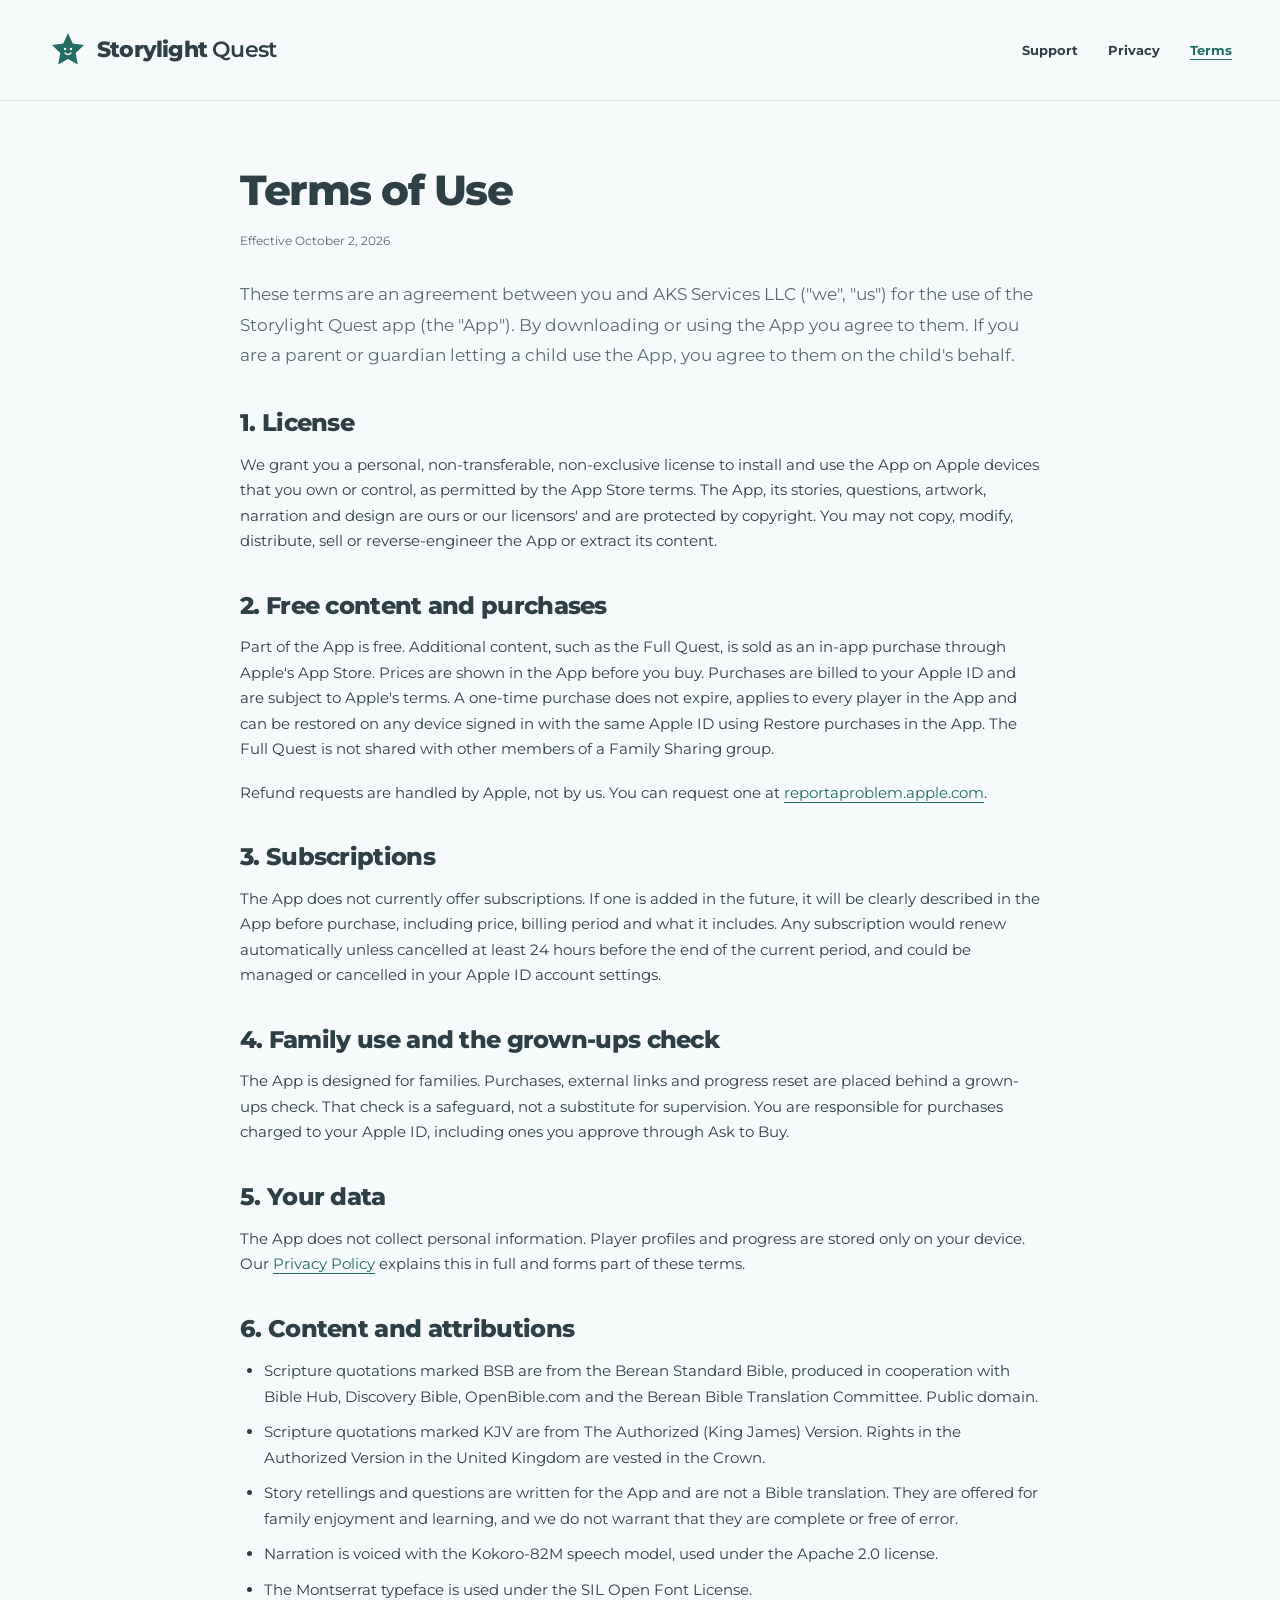
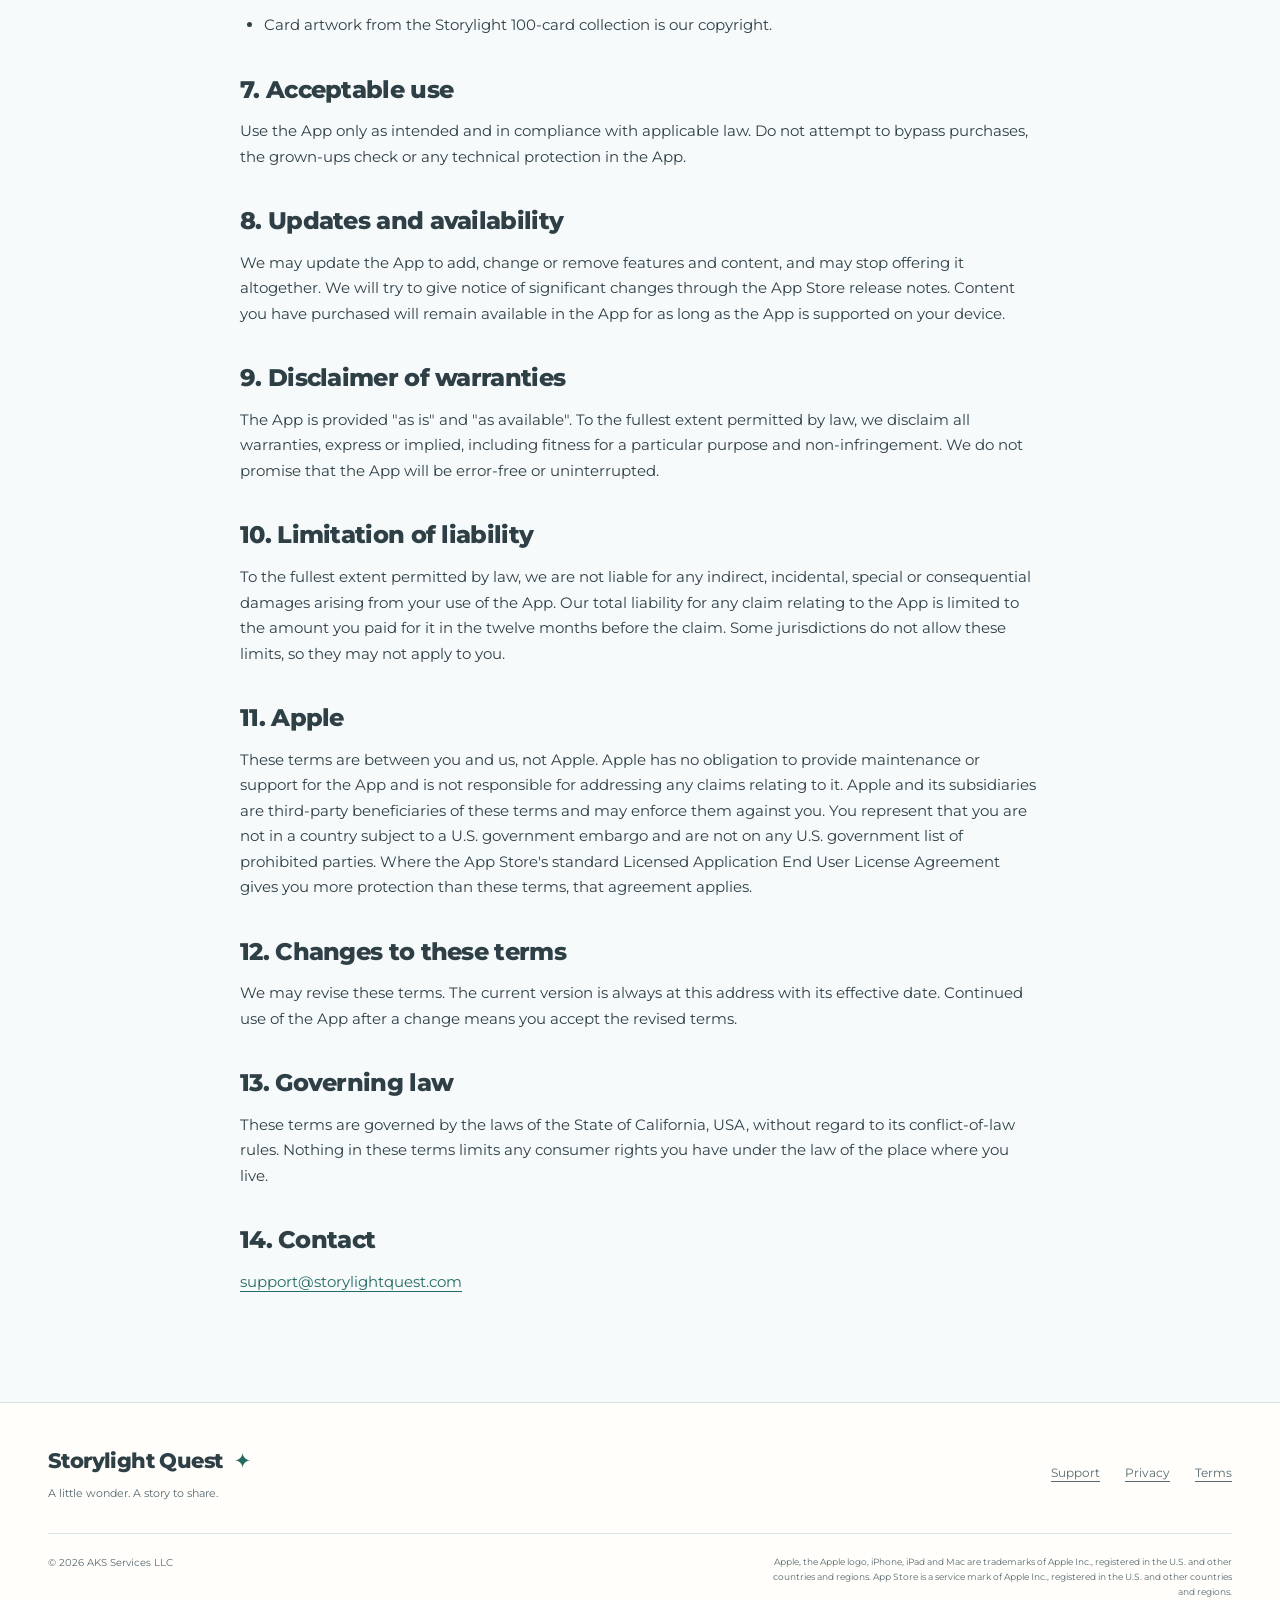
<file: terms.html>
<!doctype html>
<html lang="en">
  <head>
    <meta charset="utf-8" />
    <meta name="viewport" content="width=device-width, initial-scale=1" />
    <title>Terms of Use · Storylight Quest</title>
    <meta
      name="description"
      content="Terms of Use for the Storylight Quest app."
    />
    <meta name="theme-color" content="#F6FAFB" />
    <link rel="icon" href="assets/images/app-icon.png" type="image/png" />
    <link rel="canonical" href="https://storylightquest.com/terms.html" />
    <link rel="stylesheet" href="styles.css" />
  </head>
  <body>
    <a class="skip-link" href="#main">Skip to content</a>
    <header class="site">
      <div class="wrap">
        <a class="brand" href="./" aria-label="Storylight Quest home"
          ><svg viewBox="0 0 40 40" aria-hidden="true">
            <path
              fill="currentColor"
              d="m20 3 4.7 10.5L36 15l-8.3 8 2.1 11.4L20 29l-9.8 5.4L12.3 23 4 15l11.3-1.5z"
            />
            <circle cx="17" cy="19" r="1.2" fill="#FFFEFA" />
            <circle cx="23" cy="19" r="1.2" fill="#FFFEFA" />
            <path
              d="M17 23q3 3 6 0"
              fill="none"
              stroke="#FFFEFA"
              stroke-width="1.4"
              stroke-linecap="round"
            /></svg
          ><span>Storylight <span class="brand-quest">Quest</span></span></a
        >
        <nav class="site" aria-label="Site">
          <a href="support.html">Support</a>
          <a href="privacy.html">Privacy</a>
          <a href="terms.html" aria-current="page">Terms</a>
        </nav>
      </div>
    </header>

    <main class="wrap document" id="main">
      <h1>Terms of Use</h1>
      <p class="meta">Effective October 2, 2026</p>

      <p class="lede">
        These terms are an agreement between you and AKS Services LLC ("we",
        "us") for the use of the Storylight Quest app (the "App"). By
        downloading or using the App you agree to them. If you are a parent or
        guardian letting a child use the App, you agree to them on the child's
        behalf.
      </p>

      <h2>1. License</h2>
      <p>
        We grant you a personal, non-transferable, non-exclusive license to
        install and use the App on Apple devices that you own or control, as
        permitted by the App Store terms. The App, its stories, questions,
        artwork, narration and design are ours or our licensors' and are
        protected by copyright. You may not copy, modify, distribute, sell or
        reverse-engineer the App or extract its content.
      </p>

      <h2>2. Free content and purchases</h2>
      <p>
        Part of the App is free. Additional content, such as the Full Quest, is
        sold as an in-app purchase through Apple's App Store. Prices are shown
        in the App before you buy. Purchases are billed to your Apple ID and are
        subject to Apple's terms. A one-time purchase does not expire, applies
        to every player in the App and can be restored on any device signed in
        with the same Apple ID using Restore purchases in the App. The Full
        Quest is not shared with other members of a Family Sharing group.
      </p>
      <p>
        Refund requests are handled by Apple, not by us. You can request one at
        <a href="https://reportaproblem.apple.com" rel="noopener"
          >reportaproblem.apple.com</a
        >.
      </p>

      <h2>3. Subscriptions</h2>
      <p>
        The App does not currently offer subscriptions. If one is added in the
        future, it will be clearly described in the App before purchase,
        including price, billing period and what it includes. Any subscription
        would renew automatically unless cancelled at least 24 hours before the
        end of the current period, and could be managed or cancelled in your
        Apple ID account settings.
      </p>

      <h2>4. Family use and the grown-ups check</h2>
      <p>
        The App is designed for families. Purchases, external links and progress
        reset are placed behind a grown-ups check. That check is a safeguard,
        not a substitute for supervision. You are responsible for purchases
        charged to your Apple ID, including ones you approve through Ask to Buy.
      </p>

      <h2>5. Your data</h2>
      <p>
        The App does not collect personal information. Player profiles and
        progress are stored only on your device. Our
        <a href="privacy.html">Privacy Policy</a> explains this in full and
        forms part of these terms.
      </p>

      <h2>6. Content and attributions</h2>
      <ul>
        <li>
          Scripture quotations marked BSB are from the Berean Standard Bible,
          produced in cooperation with Bible Hub, Discovery Bible, OpenBible.com
          and the Berean Bible Translation Committee. Public domain.
        </li>
        <li>
          Scripture quotations marked KJV are from The Authorized (King James)
          Version. Rights in the Authorized Version in the United Kingdom are
          vested in the Crown.
        </li>
        <li>
          Story retellings and questions are written for the App and are not a
          Bible translation. They are offered for family enjoyment and learning,
          and we do not warrant that they are complete or free of error.
        </li>
        <li>
          Narration is voiced with the Kokoro-82M speech model, used under the
          Apache 2.0 license.
        </li>
        <li>
          The Montserrat typeface is used under the SIL Open Font License.
        </li>
        <li>
          Card artwork from the Storylight 100-card collection is our copyright.
        </li>
      </ul>

      <h2>7. Acceptable use</h2>
      <p>
        Use the App only as intended and in compliance with applicable law. Do
        not attempt to bypass purchases, the grown-ups check or any technical
        protection in the App.
      </p>

      <h2>8. Updates and availability</h2>
      <p>
        We may update the App to add, change or remove features and content, and
        may stop offering it altogether. We will try to give notice of
        significant changes through the App Store release notes. Content you
        have purchased will remain available in the App for as long as the App
        is supported on your device.
      </p>

      <h2>9. Disclaimer of warranties</h2>
      <p>
        The App is provided "as is" and "as available". To the fullest extent
        permitted by law, we disclaim all warranties, express or implied,
        including fitness for a particular purpose and non-infringement. We do
        not promise that the App will be error-free or uninterrupted.
      </p>

      <h2>10. Limitation of liability</h2>
      <p>
        To the fullest extent permitted by law, we are not liable for any
        indirect, incidental, special or consequential damages arising from your
        use of the App. Our total liability for any claim relating to the App is
        limited to the amount you paid for it in the twelve months before the
        claim. Some jurisdictions do not allow these limits, so they may not
        apply to you.
      </p>

      <h2>11. Apple</h2>
      <p>
        These terms are between you and us, not Apple. Apple has no obligation
        to provide maintenance or support for the App and is not responsible for
        addressing any claims relating to it. Apple and its subsidiaries are
        third-party beneficiaries of these terms and may enforce them against
        you. You represent that you are not in a country subject to a U.S.
        government embargo and are not on any U.S. government list of prohibited
        parties. Where the App Store's standard Licensed Application End User
        License Agreement gives you more protection than these terms, that
        agreement applies.
      </p>

      <h2>12. Changes to these terms</h2>
      <p>
        We may revise these terms. The current version is always at this address
        with its effective date. Continued use of the App after a change means
        you accept the revised terms.
      </p>

      <h2>13. Governing law</h2>
      <p>
        These terms are governed by the laws of the State of California, USA,
        without regard to its conflict-of-law rules. Nothing in these terms
        limits any consumer rights you have under the law of the place where you
        live.
      </p>

      <h2>14. Contact</h2>
      <p>
        <a href="mailto:support@storylightquest.com"
          >support@storylightquest.com</a
        >
      </p>
    </main>

    <footer class="site">
      <div class="wrap footer-row">
        <div>
          <a class="footer-brand" href="./"
            >Storylight Quest <span aria-hidden="true">✦</span></a
          >
          <p>A little wonder. A story to share.</p>
        </div>
        <nav aria-label="Footer">
          <a href="support.html">Support</a><a href="privacy.html">Privacy</a
          ><a href="terms.html">Terms</a>
        </nav>
      </div>
      <div class="wrap footer-bottom">
        <span>© 2026 AKS Services LLC</span>
        <p class="legal">
          Apple, the Apple logo, iPhone, iPad and Mac are trademarks of
          Apple Inc., registered in the U.S. and other countries and regions.
          App Store is a service mark of Apple Inc., registered in the U.S. and
          other countries and regions.
        </p>
      </div>
    </footer>
  </body>
</html>
</file>
<file: styles.css>
@font-face {
  font-family: Montserrat;
  src: url("assets/fonts/Montserrat-Regular.ttf") format("truetype");
  font-style: normal;
  font-weight: 400;
  font-display: swap;
}
@font-face {
  font-family: Montserrat;
  src: url("assets/fonts/Montserrat-SemiBold.ttf") format("truetype");
  font-style: normal;
  font-weight: 600;
  font-display: swap;
}
@font-face {
  font-family: Montserrat;
  src: url("assets/fonts/Montserrat-Bold.ttf") format("truetype");
  font-style: normal;
  font-weight: 700;
  font-display: swap;
}
@font-face {
  font-family: Montserrat;
  src: url("assets/fonts/Montserrat-ExtraBold.ttf") format("truetype");
  font-style: normal;
  font-weight: 800;
  font-display: swap;
}
:root {
  --bg: #f6fafb;
  --surface: #fffefa;
  --ink: #2f3f46;
  --muted: #596a72;
  --teal: #246b63;
  --mint: #dff1ea;
  --peach: #fff0e1;
  --coral: #e7836a;
  --sunflower: #f3cb72;
  --lilac: #b8b2e3;
  --line: #d5e3e5;
  color-scheme: light;
}
* {
  box-sizing: border-box;
}
html {
  -webkit-text-size-adjust: 100%;
  scroll-behavior: smooth;
  scroll-padding-top: 28px;
}
body {
  margin: 0;
  background: var(--bg);
  color: var(--ink);
  font-family: Montserrat, system-ui, sans-serif;
  font-size: 16px;
  line-height: 1.7;
}
img {
  display: block;
  max-width: 100%;
  height: auto;
}
svg {
  display: block;
}
a {
  color: var(--teal);
  text-underline-offset: 4px;
}
a:hover {
  text-decoration-thickness: 2px;
}
a,
summary {
  -webkit-tap-highlight-color: transparent;
}
:focus-visible {
  outline: 3px solid var(--teal);
  outline-offset: 5px;
}
::selection {
  background: var(--sunflower);
  color: var(--ink);
}
.wrap {
  width: min(1200px, calc(100% - 96px));
  margin-inline: auto;
}
.skip-link {
  position: absolute;
  top: -100px;
  left: 20px;
  padding: 10px 20px;
  background: var(--surface);
  z-index: 20;
  border: 2px solid var(--teal);
  border-radius: 10px;
}
.skip-link:focus {
  top: 10px;
}
header.site {
  background: var(--bg);
  border-bottom: 1px solid var(--line);
}
header.site .wrap {
  min-height: 100px;
  display: flex;
  align-items: center;
  justify-content: space-between;
  gap: 24px;
}
.brand {
  display: inline-flex;
  align-items: center;
  gap: 9px;
  font-size: 22px;
  line-height: 1.2;
  letter-spacing: -0.8px;
  font-weight: 800;
  color: var(--ink);
  text-decoration: none;
  white-space: nowrap;
}
.brand svg {
  width: 40px;
  height: 40px;
  color: var(--teal);
  flex: none;
}
.brand-quest {
  font-weight: 600;
}
nav.site {
  display: flex;
  align-items: center;
  gap: 30px;
}
nav.site a {
  font-size: 13px;
  font-weight: 700;
  text-decoration: none;
  min-height: 44px;
  display: inline-flex;
  align-items: center;
  gap: 10px;
  color: var(--ink);
}
nav.site a:hover,
nav.site a[aria-current="page"] {
  color: var(--teal);
  text-decoration: underline;
}
nav.site .nav-help {
  background: var(--surface);
  border: 1px solid var(--line);
  border-radius: 14px;
  padding: 8px 18px;
}
h1,
h2,
h3 {
  line-height: 1.15;
  letter-spacing: -1.5px;
  font-weight: 800;
  margin: 0 0 20px;
  text-wrap: balance;
}
h1 {
  font-size: clamp(42px, 4.9vw, 66px);
}
h2 {
  font-size: clamp(32px, 3.4vw, 46px);
}
h3 {
  font-size: 25px;
  letter-spacing: -0.8px;
}
p {
  margin: 0 0 18px;
}
ul,
ol {
  padding-left: 24px;
}
li {
  margin-bottom: 10px;
}
.eyebrow {
  color: var(--teal);
  font-size: 11px;
  font-weight: 800;
  text-transform: uppercase;
  letter-spacing: 1.6px;
  margin-bottom: 22px;
  line-height: 1.6;
}
.little-star {
  color: var(--teal);
  font-size: 22px;
  vertical-align: middle;
  margin-right: 7px;
}
.lede {
  font-size: 18px;
  line-height: 1.8;
  color: var(--muted);
}
.note,
.meta {
  color: var(--muted);
  font-size: 13px;
  line-height: 1.75;
}
.section {
  padding-block: 100px;
}
.section-copy > p:not(.eyebrow),
.grownups-copy > p {
  color: var(--muted);
}
.hero {
  min-height: 742px;
  display: grid;
  grid-template-columns: 1.1fr 1fr;
  align-items: center;
  gap: 30px;
  padding-block: 55px 65px;
}
.hero-copy {
  padding-bottom: 12px;
  position: relative;
  z-index: 2;
}
.hero h1 {
  margin-bottom: 27px;
  line-height: 1.13;
}
.underline {
  position: relative;
  white-space: nowrap;
  z-index: 0;
}
.underline::after {
  content: "";
  position: absolute;
  left: -3px;
  right: -6px;
  bottom: 3px;
  height: 14px;
  border-radius: 60% 40% 30% 60%;
  background: var(--sunflower);
  transform: rotate(-2deg);
  z-index: -1;
}
.hero .lede {
  max-width: 470px;
  margin-bottom: 15px;
}
.hero-for {
  font-size: 13px;
  color: var(--muted);
  margin-bottom: 26px;
  max-width: 400px;
}
.links {
  display: flex;
  align-items: center;
  flex-wrap: wrap;
  gap: 24px;
}
.button {
  display: inline-flex;
  justify-content: center;
  align-items: center;
  gap: 28px;
  min-height: 54px;
  padding: 14px 22px;
  border-radius: 17px;
  text-decoration: none;
  font-size: 13px;
  font-weight: 700;
  transition:
    transform 0.15s,
    background 0.15s;
}
.primary {
  background: var(--teal);
  color: var(--surface);
  box-shadow: 0 4px 0 #164c46;
}
.primary:hover {
  background: #1e5c55;
  transform: translateY(-2px);
}
.text-link {
  display: inline-flex;
  align-items: center;
  gap: 12px;
  min-height: 44px;
  text-decoration: none;
  font-weight: 700;
  font-size: 13px;
}
.text-link:hover {
  text-decoration: underline;
}
.hero-note {
  font-size: 11px;
  margin-top: 28px;
  color: var(--muted);
  display: flex;
  align-items: center;
  gap: 10px;
  flex-wrap: wrap;
}
.check {
  color: var(--teal);
  font-weight: 800;
}
/* Apple's badge stays unaltered, at least 40px tall, with clear space of a
   quarter of its height on every side. */
.app-store-badge {
  display: block;
  width: fit-content;
  margin-top: 28px;
  border-radius: 9px;
}
.app-store-badge img {
  width: auto;
  height: 44px;
}
.app-store-badge + .hero-note {
  margin-top: 14px;
}
.hero-scene {
  height: 600px;
  position: relative;
  isolation: isolate;
  min-width: 0;
}
.scene-orbit {
  position: absolute;
  inset: 54px 20px 34px 20px;
  background: var(--mint);
  border-radius: 46% 52% 43% 49%;
  transform: rotate(-9deg);
  z-index: -2;
}
.phone-frame {
  background: var(--surface);
  border: 8px solid var(--surface);
  border-radius: 35px;
  overflow: hidden;
  box-shadow:
    0 14px 38px #2f3f461b,
    0 0 0 1px #2f3f460b;
}
.phone-frame img {
  width: 100%;
  border-radius: 27px;
}
.hero-phone {
  position: absolute;
  width: 255px;
  top: 22px;
  left: 25%;
  transform: rotate(3deg);
}
.hero-card {
  position: absolute;
  width: 167px;
  right: -9px;
  bottom: 20px;
  border-radius: 9px;
  transform: rotate(9deg);
  box-shadow: 0 12px 22px #2f3f4630;
}
.hero-card-back {
  position: absolute;
  width: 154px;
  left: 0;
  bottom: 33px;
  transform: rotate(-13deg);
  border-radius: 8px;
  box-shadow: 0 10px 20px #2f3f4620;
  z-index: -1;
}
.scene-note {
  position: absolute;
  top: 24px;
  left: -12px;
  font-size: 11px;
  line-height: 1.8;
  font-weight: 600;
  transform: rotate(-8deg);
  background: var(--peach);
  padding: 15px 18px;
  border-radius: 3px 17px 17px 17px;
}
.scene-note span {
  color: #8d5434;
}
.sun-doodle {
  position: absolute;
  top: 10px;
  right: 3px;
  width: 80px;
  color: #a77122;
  transform: rotate(12deg);
}
.scene-star {
  position: absolute;
  font-size: 48px;
  line-height: 1;
}
.star-one {
  right: 1px;
  top: 233px;
  color: #8d83bd;
}
.star-two {
  left: 25px;
  top: 237px;
  color: var(--coral);
  font-size: 26px;
}
.promise-strip {
  border-block: 1px solid var(--line);
  background: var(--surface);
}
.promises {
  display: flex;
  justify-content: space-between;
  gap: 20px;
  align-items: center;
  padding-block: 25px;
}
.promises p {
  margin: 0;
  font-size: 13px;
  white-space: nowrap;
}
.promises p > span {
  color: var(--teal);
  font-size: 22px;
  vertical-align: middle;
  margin-right: 9px;
}
.journeys-section {
  display: grid;
  grid-template-columns: 1fr 1fr;
  gap: 100px;
  align-items: center;
}
.journey-preview {
  background: var(--peach);
  min-height: 700px;
  border-radius: 160px 160px 28px 28px;
  position: relative;
  padding: 70px 40px 24px;
  isolation: isolate;
}
.preview-label {
  font-size: 10px;
  text-transform: uppercase;
  font-weight: 700;
  letter-spacing: 1px;
  position: relative;
  text-align: center;
  margin-bottom: 26px;
}
.preview-label span {
  color: #966342;
  margin-right: 4px;
}
.quest-phone {
  width: 239px;
  margin: auto;
  transform: rotate(-3deg);
  position: relative;
}
.preview-sticker {
  position: absolute;
  right: -17px;
  top: 320px;
  background: var(--sunflower);
  padding: 19px 22px;
  border-radius: 50%;
  font-size: 13px;
  font-weight: 700;
  line-height: 1.5;
  transform: rotate(10deg);
}
.preview-sticker span {
  font-size: 22px;
}
.trail-decor {
  position: absolute;
  left: 35px;
  top: 200px;
  width: 90px;
  height: 315px;
  border-left: 2px dashed #cdbfa7;
  border-radius: 55% 0 0 45%;
  transform: rotate(-13deg);
  z-index: -1;
}
.trail-decor i {
  display: block;
  position: absolute;
  left: -9px;
  top: 30px;
  background: var(--surface);
  width: 18px;
  height: 18px;
  border-radius: 50%;
  border: 2px solid #baa78b;
}
.trail-decor i:nth-child(2) {
  top: 150px;
  left: -11px;
}
.trail-decor i:nth-child(3) {
  top: 270px;
  left: 14px;
}
.sampler-intro {
  margin-top: 28px;
}
.sampler {
  display: flex;
  gap: 16px;
  align-items: center;
  padding: 20px;
  border-radius: 20px;
  margin-top: 12px;
  border: 1px solid #2f3f460a;
}
.mint {
  background: var(--mint);
}
.peach {
  background: var(--peach);
}
.sampler-symbol {
  font-size: 36px;
  line-height: 1;
  color: var(--teal);
  width: 40px;
  flex: none;
  text-align: center;
}
.peach .sampler-symbol {
  color: #92533e;
}
.small-label {
  font-size: 10px;
  font-weight: 700;
  letter-spacing: 0.4px;
  text-transform: uppercase;
  display: block;
  color: var(--muted);
  margin-bottom: 5px;
}
.sampler h3 {
  font-size: 18px;
  letter-spacing: -0.5px;
  margin-bottom: 4px;
}
.sampler p {
  font-size: 12px;
  color: var(--muted);
  margin: 0;
  line-height: 1.6;
}
summary {
  cursor: pointer;
  font-weight: 700;
  list-style: none;
  padding-right: 36px;
  position: relative;
  min-height: 28px;
}
summary::-webkit-details-marker {
  display: none;
}
summary::after {
  content: "+";
  position: absolute;
  right: 5px;
  top: -4px;
  font-size: 24px;
  color: var(--teal);
  font-weight: 400;
}
details[open] summary::after {
  content: "−";
}
details {
  border-top: 1px solid var(--line);
  padding: 18px 0;
}
details:last-of-type {
  border-bottom: 1px solid var(--line);
}
details p {
  margin-top: 14px;
}
.all-journeys {
  font-size: 12px;
  margin-top: 23px;
}
.all-journeys summary {
  min-height: 24px;
}
.journey-list {
  display: grid;
  grid-template-columns: 1fr 1fr;
  column-gap: 28px;
  row-gap: 4px;
  margin-block: 20px;
  padding-left: 18px;
  color: var(--muted);
}
.journey-list li {
  padding-left: 2px;
  margin-bottom: 5px;
}
.cards-section {
  background: var(--mint);
  padding-block: 80px;
  overflow: hidden;
}
.cards-layout {
  display: grid;
  grid-template-columns: 0.9fr 1.2fr;
  gap: 65px;
  align-items: center;
}
.cards-layout .section-copy {
  max-width: 400px;
}
.coming-note {
  margin-top: 32px;
  padding-top: 24px;
  border-top: 1px solid #246b632c;
}
.tag {
  display: inline-block;
  background: var(--surface);
  border: 1px solid #2f3f461c;
  border-radius: 9px;
  padding: 5px 11px;
  font-size: 10px;
  text-transform: uppercase;
  letter-spacing: 1px;
  font-weight: 800;
  margin-bottom: 14px;
}
.coming-note p {
  font-weight: 600;
  font-size: 14px;
  color: var(--ink);
}
.coming-note .note {
  display: inline-block;
  margin-top: 9px;
  font-weight: 400;
}
.card-fan {
  height: 545px;
  position: relative;
  isolation: isolate;
}
.card-fan img {
  position: absolute;
  width: 208px;
  border-radius: 10px;
  box-shadow: 0 20px 30px #2f3f4626;
}
.fan-back {
  left: 12px;
  top: 100px;
  transform: rotate(-15deg);
  z-index: -1;
}
.fan-creation {
  left: 30%;
  top: 27px;
  transform: rotate(-3deg);
}
.fan-storm {
  right: -5px;
  top: 130px;
  transform: rotate(12deg);
}
.fan-star {
  position: absolute;
  top: 5px;
  right: 40px;
  font-size: 72px;
  color: #467d71;
}
.card-caption {
  position: absolute;
  bottom: 0;
  left: 10%;
  font-size: 11px;
  text-transform: uppercase;
  font-weight: 700;
  letter-spacing: 1px;
}
.section-heading {
  text-align: center;
  max-width: 800px;
  margin: 0 auto 45px;
}
.section-heading p:last-child {
  color: var(--muted);
}
.levels {
  list-style: none;
  display: grid;
  grid-template-columns: repeat(4, 1fr);
  gap: 0;
  padding: 0;
  margin: 0 0 65px;
  border-block: 1px solid var(--line);
}
.levels li {
  padding: 27px 22px 30px;
  margin: 0;
  position: relative;
}
.levels li + li {
  border-left: 1px solid var(--line);
}
.levels strong {
  display: block;
  font-size: 17px;
  letter-spacing: -0.5px;
  margin-bottom: 2px;
}
.levels .ages {
  font-size: 11px;
  font-weight: 600;
  color: var(--muted);
}
.levels p {
  font-size: 12px;
  line-height: 1.7;
  color: var(--muted);
  margin: 12px 0 0;
  max-width: 195px;
}
.level-symbol {
  display: flex;
  align-items: center;
  justify-content: center;
  width: 43px;
  height: 43px;
  background: var(--peach);
  border-radius: 50%;
  font-size: 27px;
  margin-bottom: 18px;
  color: #8f5d1d;
}
.levels li:nth-child(2) .level-symbol {
  background: var(--mint);
  color: var(--teal);
}
.levels li:nth-child(3) .level-symbol {
  background: #e9e5f7;
  color: #6c589a;
}
.levels li:nth-child(4) .level-symbol {
  background: #ffe4db;
  color: #965243;
}
.family-panel {
  border-radius: 30px;
  background: #edebf8;
  display: grid;
  grid-template-columns: 1fr 0.85fr;
  align-items: center;
  gap: 70px;
  padding: 55px 80px;
  overflow: hidden;
}
.family-copy h3 {
  font-size: 36px;
  line-height: 1.15;
  margin-bottom: 24px;
}
.family-copy > p {
  font-size: 14px;
  color: var(--muted);
}
.family-copy > p.note {
  font-size: 12px;
}
.family-phone {
  transform: rotate(3deg);
  max-width: 250px;
  justify-self: end;
}
.grownups-section {
  border-top: 1px solid var(--line);
  display: grid;
  grid-template-columns: 0.9fr 1.1fr;
  gap: 90px;
  padding-top: 74px;
  padding-bottom: 84px;
}
.grownups-copy {
  font-size: 14px;
}
.trust-notes {
  display: flex;
  flex-wrap: wrap;
  gap: 10px 18px;
  margin: 24px 0 16px;
  color: var(--teal);
  font-size: 11px;
  font-weight: 700;
}
.more-stories {
  background: var(--peach);
  border-radius: 28px;
  padding: 48px 55px;
  display: flex;
  align-items: center;
  justify-content: center;
  gap: 45px;
  text-align: center;
  margin-bottom: 90px;
}
.more-stories .eyebrow {
  margin-bottom: 12px;
}
.more-stories h2 {
  font-size: 32px;
  letter-spacing: -1px;
  margin-bottom: 12px;
}
.more-stories p {
  margin-bottom: 6px;
}
.more-stories .note {
  font-size: 11px;
}
.more-spark {
  font-size: 65px;
  color: #b0782c;
  line-height: 1;
}
.small-spark {
  font-size: 42px;
  color: #9b6450;
  align-self: flex-start;
}
footer.site {
  border-top: 1px solid var(--line);
  padding-block: 40px 28px;
  background: var(--surface);
  color: var(--muted);
  font-size: 12px;
}
footer.site a {
  color: var(--muted);
}
.footer-row {
  display: flex;
  align-items: center;
  justify-content: space-between;
  gap: 20px;
  margin-bottom: 30px;
}
.footer-brand {
  font-weight: 800;
  font-size: 21px;
  letter-spacing: -0.6px;
  color: var(--ink) !important;
  text-decoration: none;
}
.footer-brand span {
  color: var(--teal);
  margin-left: 6px;
}
.footer-row p {
  font-size: 11px;
  margin: 5px 0 0;
}
.footer-row nav {
  display: flex;
  gap: 25px;
}
.footer-row nav a {
  padding-block: 12px;
}
.footer-bottom {
  display: flex;
  justify-content: space-between;
  gap: 25px;
  font-size: 10px;
  padding-top: 20px;
  border-top: 1px solid var(--line);
}
.footer-bottom .legal {
  font-size: 9px;
  margin: 0;
  max-width: 470px;
  text-align: right;
}
/* Support and policies share the same type, colors and focus treatment. */
main.document {
  width: min(800px, calc(100% - 96px));
  padding: 65px 0 90px;
}
.document h1 {
  font-size: 42px;
  margin-bottom: 16px;
}
.document h2 {
  font-size: 24px;
  letter-spacing: -0.7px;
  margin: 38px 0 15px;
}
.document h3 {
  font-size: 19px;
}
.document .lede {
  font-size: 17px;
}
.document .meta {
  font-size: 12px;
  margin-bottom: 28px;
}
.document p,
.document li {
  font-size: 15px;
}
.document .card {
  border: 1px solid var(--line);
  border-radius: 23px;
  padding: 25px 28px;
  background: var(--mint);
  margin: 28px 0;
}
.document .card h2 {
  margin-top: 0;
}
.document .card p:last-child {
  margin-bottom: 0;
}
.contact {
  display: flex;
  flex-wrap: wrap;
  align-items: baseline;
  gap: 10px 20px;
}
.contact strong {
  font-size: 17px;
  overflow-wrap: anywhere;
}
.contact span {
  font-size: 12px;
}
.document details summary {
  font-size: 14px;
}
.document details p {
  color: var(--muted);
  font-size: 14px;
}
@media (min-width: 1450px) {
  .hero {
    min-height: 790px;
  }
  .hero-scene {
    transform: scale(1.04);
  }
}
@media (max-width: 1100px) {
  .wrap {
    width: calc(100% - 64px);
  }
  .hero {
    gap: 10px;
    min-height: 690px;
  }
  .hero-phone {
    width: 235px;
    left: 20%;
  }
  .hero-card {
    width: 148px;
    right: -5px;
    bottom: 40px;
  }
  .hero-card-back {
    width: 133px;
    left: -8px;
  }
  .hero-scene {
    height: 560px;
  }
  .scene-note {
    top: 2px;
    font-size: 10px;
  }
  .sun-doodle {
    width: 60px;
  }
  .journeys-section {
    gap: 55px;
  }
  .journey-preview {
    padding-inline: 24px;
  }
  .cards-layout {
    gap: 35px;
  }
  .card-fan img {
    width: 180px;
  }
  .fan-storm {
    right: -12px;
  }
  .card-fan {
    height: 508px;
  }
  .family-panel {
    padding: 45px;
    gap: 45px;
  }
  .grownups-section {
    gap: 55px;
  }
}
@media (max-width: 850px) {
  nav.site {
    gap: 18px;
  }
  .brand {
    font-size: 19px;
  }
  .brand svg {
    width: 32px;
  }
  .hero {
    grid-template-columns: 1.05fr 1fr;
    min-height: 660px;
  }
  .hero h1 {
    font-size: 43px;
  }
  .hero .lede {
    font-size: 15px;
  }
  .hero-for {
    font-size: 12px;
  }
  .hero-scene {
    height: 515px;
  }
  .hero-phone {
    width: 209px;
    left: 14%;
    top: 35px;
  }
  .hero-card {
    width: 123px;
    bottom: 13px;
    right: -4px;
  }
  .hero-card-back {
    width: 116px;
    bottom: 20px;
    left: -5px;
  }
  .scene-note {
    left: -14px;
    top: -1px;
    padding: 10px 12px;
    font-size: 9px;
  }
  .sun-doodle {
    right: -6px;
    top: -6px;
    width: 52px;
  }
  .star-one {
    right: 0;
    font-size: 35px;
    top: 170px;
  }
  .star-two {
    left: -8px;
    top: 195px;
  }
  .hero-note {
    font-size: 10px;
  }
  .links {
    gap: 12px;
  }
  .button {
    font-size: 12px;
    gap: 18px;
    padding-inline: 16px;
  }
  .promises {
    display: grid;
    grid-template-columns: 1fr 1fr;
    gap: 8px 20px;
  }
  .promises p {
    text-align: center;
    font-size: 12px;
  }
  .section {
    padding-block: 70px;
  }
  .journeys-section {
    gap: 40px;
    align-items: start;
  }
  .journey-preview {
    min-height: 630px;
    padding-top: 58px;
  }
  .quest-phone {
    width: 208px;
  }
  .preview-label {
    font-size: 8px;
  }
  .preview-sticker {
    right: -13px;
    font-size: 11px;
    padding: 15px;
  }
  .section-copy > p {
    font-size: 14px;
  }
  .sampler {
    padding: 15px;
    gap: 10px;
  }
  .sampler-symbol {
    font-size: 29px;
    width: 30px;
  }
  .sampler h3 {
    font-size: 15px;
  }
  .small-label {
    font-size: 8px;
  }
  .cards-layout {
    grid-template-columns: 1fr 1fr;
    gap: 35px;
  }
  .card-fan img {
    width: 150px;
  }
  .fan-back {
    left: -5px;
    top: 92px;
  }
  .fan-creation {
    left: 26%;
    top: 45px;
  }
  .fan-storm {
    top: 193px;
    right: -5px;
  }
  .card-fan {
    height: 500px;
  }
  .card-caption {
    left: 0;
    font-size: 9px;
  }
  .fan-star {
    font-size: 50px;
    right: 0;
  }
  .levels li {
    padding: 22px 14px;
  }
  .levels strong {
    font-size: 14px;
  }
  .levels p {
    font-size: 11px;
  }
  .family-panel {
    padding: 32px;
    gap: 30px;
  }
  .family-copy h3 {
    font-size: 29px;
  }
  .family-copy > p {
    font-size: 12px;
  }
  .family-copy > p.note {
    font-size: 11px;
  }
  .grownups-section {
    gap: 45px;
  }
  .more-stories {
    padding: 40px 24px;
    gap: 20px;
  }
  .more-stories h2 {
    font-size: 29px;
  }
  .more-spark {
    font-size: 45px;
  }
  .small-spark {
    font-size: 30px;
  }
}
@media (max-width: 650px) {
  .wrap {
    width: calc(100% - 40px);
  }
  header.site .wrap {
    min-height: 85px;
    gap: 12px;
    flex-wrap: wrap;
    padding-block: 16px;
  }
  .brand {
    font-size: 19px;
  }
  .brand svg {
    width: 32px;
    height: 32px;
  }
  nav.site {
    gap: 17px;
  }
  nav.site a {
    font-size: 11px;
    min-height: 36px;
  }
  nav.site .nav-help {
    padding: 5px 11px;
  }
  .home header.site .wrap {
    justify-content: center;
    row-gap: 10px;
  }
  .home nav.site {
    justify-content: center;
    gap: 26px;
  }
  .home nav.site .nav-help {
    background: none;
    border: 0;
    padding: 0;
  }
  .hero {
    display: flex;
    flex-direction: column;
    gap: 8px;
    padding-top: 36px;
    padding-bottom: 25px;
    min-height: 0;
  }
  .hero-copy {
    align-self: stretch;
    padding: 0 6px;
  }
  .eyebrow {
    font-size: 9px;
    letter-spacing: 1.25px;
    margin-bottom: 17px;
  }
  .hero h1 {
    font-size: clamp(36px, 9.2vw, 52px);
    letter-spacing: -1.7px;
    margin-bottom: 23px;
  }
  .underline::after {
    height: 10px;
    bottom: 2px;
  }
  .hero .lede {
    font-size: 15px;
    max-width: 430px;
  }
  .hero-for {
    font-size: 11px;
    margin-bottom: 22px;
  }
  .links {
    gap: 16px;
  }
  .button {
    font-size: 11px;
    min-height: 49px;
    padding: 12px 17px;
    gap: 20px;
  }
  .text-link {
    font-size: 11px;
  }
  .hero-note {
    font-size: 10px;
    gap: 7px;
    margin-top: 23px;
    margin-bottom: 16px;
  }
  .app-store-badge {
    margin-top: 23px;
  }
  .hero-scene {
    width: min(370px, 100%);
    height: 530px;
    flex: none;
    margin-top: 6px;
  }
  .scene-orbit {
    inset: 44px 30px 40px;
  }
  .hero-phone {
    width: 215px;
    left: 23%;
    top: 25px;
  }
  .hero-card {
    width: 128px;
    right: -2px;
    bottom: 20px;
  }
  .hero-card-back {
    width: 120px;
    left: 4px;
    bottom: 35px;
  }
  .scene-note {
    top: 5px;
    left: 0;
    font-size: 9px;
    padding: 11px 13px;
  }
  .sun-doodle {
    right: 5px;
    top: 7px;
    width: 50px;
  }
  .star-one {
    right: 0;
    top: 170px;
  }
  .star-two {
    left: 13px;
    top: 219px;
  }
  .promises {
    padding-block: 17px;
    gap: 7px 8px;
  }
  .promises p {
    font-size: 10px;
  }
  .promises p > span {
    font-size: 17px;
    margin-right: 5px;
  }
  .section {
    padding-block: 56px;
  }
  .journeys-section {
    display: flex;
    flex-direction: column;
    gap: 33px;
  }
  .journeys-section .section-copy {
    order: -1;
  }
  .section-copy > p {
    font-size: 14px;
  }
  h2 {
    font-size: 32px;
    letter-spacing: -1.1px;
    margin-bottom: 20px;
  }
  .sampler {
    padding: 18px;
    gap: 14px;
  }
  .sampler-symbol {
    font-size: 34px;
    width: 38px;
  }
  .sampler h3 {
    font-size: 17px;
  }
  .small-label {
    font-size: 9px;
  }
  .sampler p {
    font-size: 11px;
  }
  .all-journeys {
    margin-top: 20px;
  }
  .journey-preview {
    width: 100%;
    min-height: 650px;
    padding-top: 45px;
    border-radius: 100px 100px 25px 25px;
  }
  .preview-label {
    font-size: 9px;
  }
  .quest-phone {
    width: 228px;
  }
  .preview-sticker {
    right: 5px;
    top: 315px;
  }
  .cards-section {
    padding-block: 52px;
  }
  .cards-layout {
    display: flex;
    flex-direction: column;
    gap: 18px;
  }
  .cards-layout .section-copy {
    max-width: none;
    width: 100%;
  }
  .coming-note {
    margin-top: 23px;
  }
  .card-fan {
    width: min(370px, 100%);
    height: 452px;
  }
  .card-fan img {
    width: 157px;
  }
  .fan-back {
    left: 7px;
    top: 65px;
  }
  .fan-creation {
    left: 28%;
    top: 5px;
  }
  .fan-storm {
    right: 1px;
    top: 148px;
  }
  .fan-star {
    font-size: 43px;
    right: 13px;
    top: -10px;
  }
  .card-caption {
    font-size: 9px;
    left: 10px;
    bottom: 0;
  }
  .section-heading {
    text-align: left;
    margin-bottom: 28px;
  }
  .section-heading p:last-child {
    font-size: 14px;
  }
  .levels {
    grid-template-columns: 1fr 1fr;
    margin-bottom: 35px;
  }
  .levels li {
    padding: 22px 17px;
  }
  .levels li:nth-child(3) {
    border-left: 0;
  }
  .levels li:nth-child(n + 3) {
    border-top: 1px solid var(--line);
  }
  .levels strong {
    font-size: 16px;
  }
  .levels p {
    font-size: 12px;
  }
  .family-panel {
    grid-template-columns: 1fr;
    padding: 29px 25px;
    gap: 28px;
  }
  .family-copy h3 {
    font-size: 31px;
  }
  .family-copy > p {
    font-size: 14px;
  }
  .family-copy > p.note {
    font-size: 12px;
  }
  .family-phone {
    width: 70%;
    justify-self: center;
    max-width: 220px;
  }
  .grownups-section {
    grid-template-columns: 1fr;
    gap: 4px;
    padding-top: 46px;
  }
  .trust-notes {
    gap: 8px 13px;
    font-size: 10px;
  }
  .more-stories {
    padding: 36px 23px 29px;
    margin-bottom: 50px;
    gap: 0;
    position: relative;
  }
  .more-stories h2 {
    font-size: 28px;
    letter-spacing: -1px;
  }
  .more-stories p:not(.eyebrow) {
    font-size: 13px;
  }
  .more-stories p.note {
    font-size: 10px;
  }
  .more-spark {
    display: none;
  }
  .more-stories .eyebrow {
    margin-bottom: 14px;
  }
  .footer-row {
    align-items: flex-start;
    flex-direction: column;
    gap: 10px;
    margin-bottom: 20px;
  }
  .footer-row nav {
    gap: 25px;
  }
  .footer-bottom {
    flex-direction: column;
    gap: 10px;
  }
  .footer-bottom .legal {
    text-align: left;
    font-size: 9px;
  }
  main.document {
    width: calc(100% - 40px);
    padding-block: 42px 60px;
  }
  .document h1 {
    font-size: 34px;
  }
  .document h2 {
    font-size: 23px;
  }
  .document p,
  .document li {
    font-size: 14px;
  }
  .document .lede {
    font-size: 15px;
  }
  .document .card {
    padding: 22px;
  }
  .document details summary {
    font-size: 13px;
  }
  .document details p {
    font-size: 13px;
  }
  .contact strong {
    font-size: 15px;
  }
}
@media (max-width: 360px) {
  .wrap {
    width: calc(100% - 32px);
  }
  .hero-copy {
    padding: 0;
  }
  .hero h1 {
    font-size: 34px;
  }
  .hero-scene {
    height: 496px;
  }
  .hero-phone {
    width: 201px;
    left: 21%;
  }
  .hero-card {
    width: 112px;
  }
  .hero-card-back {
    width: 109px;
  }
  .home nav.site {
    gap: 22px;
  }
  .hero-note {
    font-size: 9px;
  }
  .links {
    gap: 12px;
  }
  .text-link {
    font-size: 10px;
  }
  .sampler h3 {
    font-size: 15px;
  }
  .fan-storm {
    width: 145px;
  }
  .card-fan {
    height: 437px;
  }
}
@media (prefers-reduced-motion: reduce) {
  html {
    scroll-behavior: auto;
  }
  *,
  *::before,
  *::after {
    transition: none !important;
  }
}
</file>
